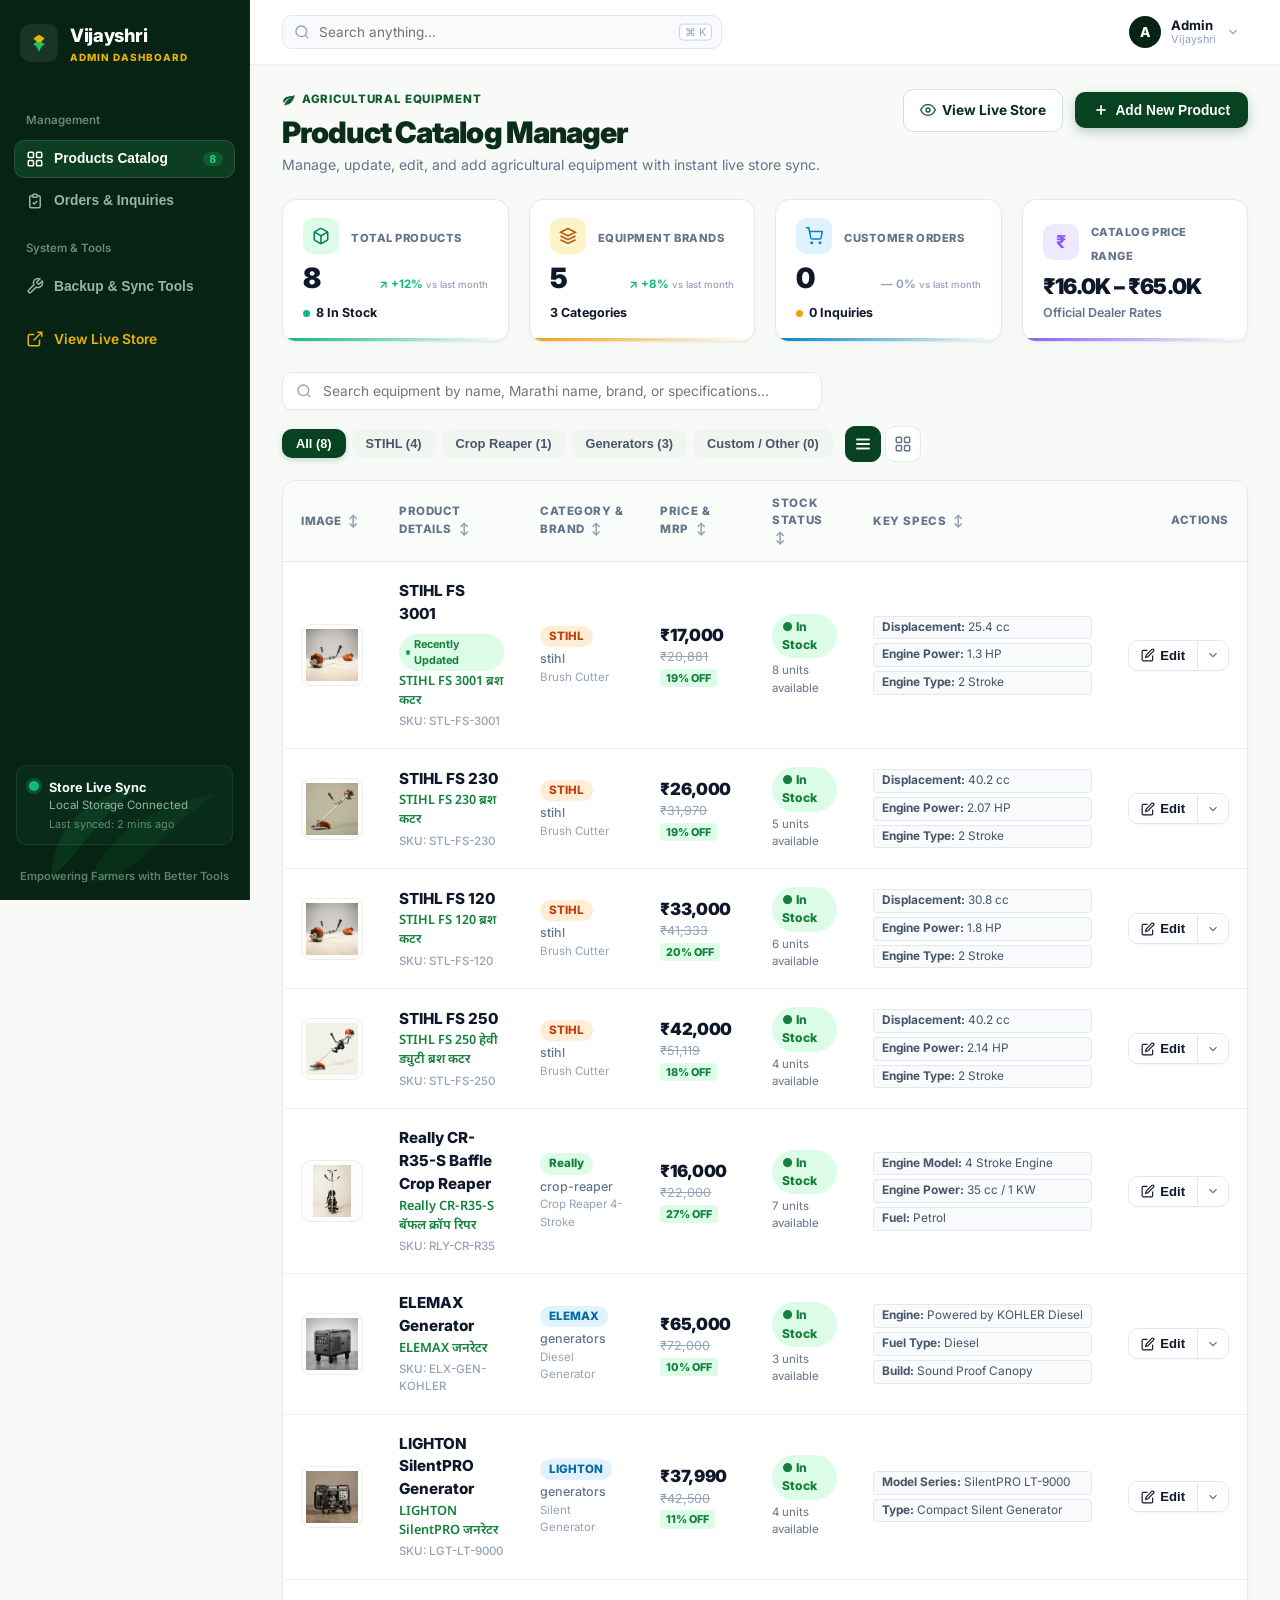
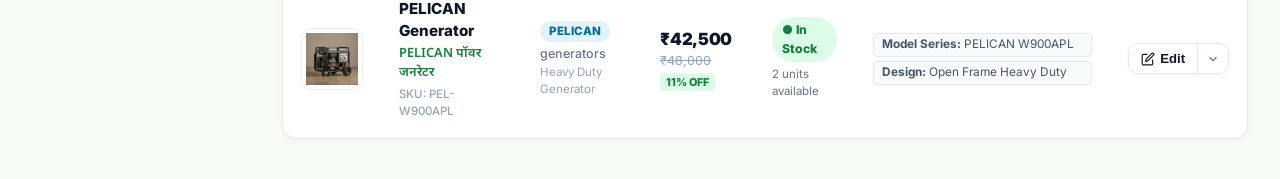
<file: admin.html>
<!DOCTYPE html>
<html lang="en">

<head>
  <meta charset="UTF-8">
  <meta name="viewport" content="width=device-width, initial-scale=1.0">
  <title>Vijayshri Admin Dashboard — Product Catalog Manager</title>
  <meta name="robots" content="noindex, nofollow">

  <!-- Google Fonts: Inter & Noto Sans Devanagari -->
  <link rel="preconnect" href="https://fonts.googleapis.com">
  <link rel="preconnect" href="https://fonts.gstatic.com" crossorigin>
  <link
    href="https://fonts.googleapis.com/css2?family=Inter:wght@400;500;600;700;800;900&family=Noto+Sans+Devanagari:wght@400;500;600;700;800&display=swap"
    rel="stylesheet">

  <!-- Admin Stylesheet -->
  <link rel="stylesheet" href="admin.css">
</head>

<body>
  <!-- App Container -->
  <div class="admin-app-layout">

    <!-- Sidebar Navigation -->
    <aside class="admin-sidebar" id="adminSidebar">
      <!-- Top Brand Logo -->
      <div class="sidebar-brand">
        <div class="brand-symbol">
          <svg viewBox="0 0 36 36" fill="none" class="brand-svg">
            <path d="M18 34C18 34 19 24 28 20C19 18 18 2 18 2C18 2 17 18 8 20C17 24 18 34 18 34Z" fill="#22C55E" />
            <path d="M27 11C23 15 19 17 18 17C17 17 13 15 9 11C13 7 17 5 18 5C19 5 23 7 27 11Z" fill="#EAB308" />
          </svg>
        </div>
        <div class="brand-text">
          <span class="brand-title">Vijayshri</span>
          <span class="brand-sub">ADMIN DASHBOARD</span>
        </div>
      </div>

      <!-- Navigation Links -->
      <nav class="sidebar-nav">
        <div class="nav-section-label">Management</div>
        <button class="nav-item active" data-tab="productsTab" id="tabBtnProducts">
          <div class="nav-item-left">
            <svg class="nav-icon" viewBox="0 0 24 24" fill="none" stroke="currentColor" stroke-width="2">
              <rect x="3" y="3" width="7" height="7" rx="1.5"></rect>
              <rect x="14" y="3" width="7" height="7" rx="1.5"></rect>
              <rect x="14" y="14" width="7" height="7" rx="1.5"></rect>
              <rect x="3" y="14" width="7" height="7" rx="1.5"></rect>
            </svg>
            <span>Products Catalog</span>
          </div>
          <span class="nav-counter bg-emerald-badge" id="sidebarProductCount">8</span>
        </button>

        <button class="nav-item" data-tab="ordersTab" id="tabBtnOrders">
          <div class="nav-item-left">
            <svg class="nav-icon" viewBox="0 0 24 24" fill="none" stroke="currentColor" stroke-width="2">
              <path d="M9 5H7a2 2 0 0 0-2 2v12a2 2 0 0 0 2 2h10a2 2 0 0 0 2-2V7a2 2 0 0 0-2-2h-2"></path>
              <rect x="9" y="3" width="6" height="4" rx="1.5"></rect>
              <path d="M9 14l2 2 4-4"></path>
            </svg>
            <span>Orders & Inquiries</span>
          </div>
          <span class="nav-counter count-orders bg-amber-badge" id="sidebarOrderCount" style="display: none;">0</span>
        </button>

        <div class="nav-section-label">System & Tools</div>
        <button class="nav-item" data-tab="toolsTab" id="tabBtnTools">
          <div class="nav-item-left">
            <svg class="nav-icon" viewBox="0 0 24 24" fill="none" stroke="currentColor" stroke-width="2">
              <path d="M14.7 6.3a1 1 0 0 0 0 1.4l1.6 1.6a1 1 0 0 0 1.4 0l3.77-3.77a6 6 0 0 1-7.94 7.94l-6.91 6.91a2.12 2.12 0 0 1-3-3l6.91-6.91a6 6 0 0 1 7.94-7.94l-3.76 3.76z"></path>
            </svg>
            <span>Backup & Sync Tools</span>
          </div>
        </button>

        <a href="index.html" class="nav-item nav-store-link" target="_blank" rel="noopener noreferrer">
          <div class="nav-item-left">
            <svg class="nav-icon" viewBox="0 0 24 24" fill="none" stroke="currentColor" stroke-width="2">
              <path d="M18 13v6a2 2 0 0 1-2 2H5a2 2 0 0 1-2-2V8a2 2 0 0 1 2-2h6"></path>
              <polyline points="15 3 21 3 21 9"></polyline>
              <line x1="10" y1="14" x2="21" y2="3"></line>
            </svg>
            <span>View Live Store</span>
          </div>
        </a>
      </nav>

      <!-- Bottom Status Card & Organic Watermark -->
      <div class="sidebar-footer">
        <div class="store-badge-card">
          <span class="status-indicator"></span>
          <div class="sync-info">
            <strong>Store Live Sync</strong>
            <span class="sync-sub">Local Storage Connected</span>
            <small class="sync-time">Last synced: 2 mins ago</small>
          </div>
        </div>

        <div class="sidebar-bottom-motto">
          <svg viewBox="0 0 120 80" fill="none" class="motto-leaves" aria-hidden="true">
            <path d="M20 70C20 40 45 25 70 20C45 35 35 60 20 70Z" fill="rgba(34, 197, 94, 0.15)" />
            <path d="M40 75C50 45 80 30 110 25C80 45 70 70 40 75Z" fill="rgba(34, 197, 94, 0.1)" />
          </svg>
          <p class="motto-text">Empowering Farmers with Better Tools</p>
        </div>
      </div>
    </aside>

    <!-- Main Content Area -->
    <div class="admin-main">

      <!-- Top Header Bar -->
      <header class="admin-header">
        <div class="header-left">
          <button class="mobile-sidebar-toggle" id="mobileSidebarToggle" aria-label="Toggle Sidebar">
            <svg viewBox="0 0 24 24" fill="none" stroke="currentColor" stroke-width="2">
              <line x1="3" y1="12" x2="21" y2="12"></line>
              <line x1="3" y1="6" x2="21" y2="6"></line>
              <line x1="3" y1="18" x2="21" y2="18"></line>
            </svg>
          </button>
          
          <div class="global-search-bar">
            <svg class="global-search-icon" viewBox="0 0 24 24" fill="none" stroke="currentColor" stroke-width="2">
              <circle cx="11" cy="11" r="8"></circle>
              <line x1="21" y1="21" x2="16.65" y2="16.65"></line>
            </svg>
            <input type="text" id="globalSearchInput" placeholder="Search anything..." class="global-search-input">
            <kbd class="shortcut-badge">⌘ K</kbd>
          </div>
        </div>

        <div class="header-right">
          <!-- User Profile Dropdown -->
          <div class="admin-user-profile">
            <div class="user-avatar-circle">A</div>
            <div class="user-info-text">
              <span class="user-name">Admin</span>
              <span class="user-role">Vijayshri</span>
            </div>
            <svg class="dropdown-chevron" viewBox="0 0 24 24" fill="none" stroke="currentColor" stroke-width="2">
              <polyline points="6 9 12 15 18 9"></polyline>
            </svg>
          </div>
        </div>
      </header>

      <!-- Banner / Page Header Hero Area -->
      <section class="admin-banner-hero">
        <div class="banner-content-left">
          <div class="banner-tag">
            <svg viewBox="0 0 24 24" fill="currentColor" class="tag-leaf-icon">
              <path d="M17 8C8 10 5.9 16.17 3.82 21.34L5.71 22l1-2.3A4.49 4.49 0 0 0 8 20C19 20 22 3 22 3c-1 2-8 2.25-13 3.25S2 11.5 2 13.5s1.75 3.75 1.75 3.75C7 8 17 8 17 8z"/>
            </svg>
            <span>AGRICULTURAL EQUIPMENT</span>
          </div>
          <h1 class="banner-title" id="pageHeaderTitle">Product Catalog Manager</h1>
          <p class="banner-sub">Manage, update, edit, and add agricultural equipment with instant live store sync.</p>
        </div>

        <div class="banner-content-right">
          <div class="banner-actions">
            <a href="index.html" class="btn-live-store-outline" target="_blank" rel="noopener noreferrer">
              <svg viewBox="0 0 24 24" fill="none" stroke="currentColor" stroke-width="2">
                <path d="M1 12s4-8 11-8 11 8 11 8-4 8-11 8-11-8-11-8z"></path>
                <circle cx="12" cy="12" r="3"></circle>
              </svg>
              <span>View Live Store</span>
            </a>
            
            <button class="btn-add-product-solid" id="headerAddProductBtn" onclick="openAddProductModal()">
              <svg viewBox="0 0 24 24" fill="none" stroke="currentColor" stroke-width="2.5">
                <line x1="12" y1="5" x2="12" y2="19"></line>
                <line x1="5" y1="12" x2="19" y2="12"></line>
              </svg>
              <span>Add New Product</span>
            </button>
          </div>
        </div>
      </section>

      <!-- Dashboard 4-Metric Cards Grid -->
      <section class="admin-metrics-row">
        
        <!-- Metric 1: Total Products -->
        <div class="metric-card card-emerald-accent">
          <div class="metric-top-row">
            <div class="metric-icon-box bg-emerald">
              <svg viewBox="0 0 24 24" fill="none" stroke="currentColor" stroke-width="2">
                <path d="M21 16V8a2 2 0 0 0-1-1.73l-7-4a2 2 0 0 0-2 0l-7 4A2 2 0 0 0 3 8v8a2 2 0 0 0 1 1.73l7 4a2 2 0 0 0 2 0l7-4A2 2 0 0 0 21 16z"></path>
                <polyline points="3.27 6.96 12 12.01 20.73 6.96"></polyline>
                <line x1="12" y1="22.08" x2="12" y2="12"></line>
              </svg>
            </div>
            <div class="metric-title-group">
              <span class="metric-label">TOTAL PRODUCTS</span>
            </div>
          </div>
          <div class="metric-middle-row">
            <strong class="metric-value" id="metricTotalProducts">8</strong>
            <span class="metric-trend text-positive">↗ +12% <small>vs last month</small></span>
          </div>
          <div class="metric-bottom-row">
            <span class="metric-status-dot dot-green"></span>
            <span class="metric-status-text" id="metricInStockCount">8 In Stock</span>
          </div>
          <div class="card-wave-accent wave-emerald"></div>
        </div>

        <!-- Metric 2: Equipment Brands -->
        <div class="metric-card card-amber-accent">
          <div class="metric-top-row">
            <div class="metric-icon-box bg-amber">
              <svg viewBox="0 0 24 24" fill="none" stroke="currentColor" stroke-width="2">
                <polygon points="12 2 2 7 12 12 22 7 12 2"></polygon>
                <polyline points="2 17 12 22 22 17"></polyline>
                <polyline points="2 12 12 17 22 12"></polyline>
              </svg>
            </div>
            <div class="metric-title-group">
              <span class="metric-label">EQUIPMENT BRANDS</span>
            </div>
          </div>
          <div class="metric-middle-row">
            <strong class="metric-value" id="metricTotalBrands">5</strong>
            <span class="metric-trend text-positive">↗ +8% <small>vs last month</small></span>
          </div>
          <div class="metric-bottom-row">
            <span class="metric-status-text" id="metricCategoriesCount">3 Categories</span>
          </div>
          <div class="card-wave-accent wave-amber"></div>
        </div>

        <!-- Metric 3: Customer Orders -->
        <div class="metric-card card-blue-accent">
          <div class="metric-top-row">
            <div class="metric-icon-box bg-blue">
              <svg viewBox="0 0 24 24" fill="none" stroke="currentColor" stroke-width="2">
                <circle cx="9" cy="21" r="1"></circle>
                <circle cx="20" cy="21" r="1"></circle>
                <path d="M1 1h4l2.68 13.39a2 2 0 0 0 2 1.61h9.72a2 2 0 0 0 2-1.61L23 6H6"></path>
              </svg>
            </div>
            <div class="metric-title-group">
              <span class="metric-label">CUSTOMER ORDERS</span>
            </div>
          </div>
          <div class="metric-middle-row">
            <strong class="metric-value" id="metricTotalOrders">0</strong>
            <span class="metric-trend text-neutral">— 0% <small>vs last month</small></span>
          </div>
          <div class="metric-bottom-row">
            <span class="metric-status-dot dot-amber"></span>
            <span class="metric-status-text" id="metricPendingOrders">0 Inquiries</span>
          </div>
          <div class="card-wave-accent wave-blue"></div>
        </div>

        <!-- Metric 4: Catalog Price Range -->
        <div class="metric-card card-purple-accent">
          <div class="metric-top-row">
            <div class="metric-icon-box bg-purple">
              <span class="rupee-icon">₹</span>
            </div>
            <div class="metric-title-group">
              <span class="metric-label">CATALOG PRICE RANGE</span>
            </div>
          </div>
          <div class="metric-middle-row">
            <strong class="metric-value price-range-val" id="metricPriceRange">₹15.9K – ₹65.0K</strong>
          </div>
          <div class="metric-bottom-row">
            <span class="metric-status-text text-muted">Official Dealer Rates</span>
          </div>
          <div class="card-wave-accent wave-purple"></div>
        </div>

      </section>

      <!-- TAB 1: Products Catalog -->
      <section class="admin-tab-content active" id="productsTab">
        
        <!-- Search, Filter & View Controls -->
        <div class="catalog-control-panel">
          <div class="search-box-wrap">
            <svg class="search-icon" viewBox="0 0 24 24" fill="none" stroke="currentColor" stroke-width="2">
              <circle cx="11" cy="11" r="8"></circle>
              <line x1="21" y1="21" x2="16.65" y2="16.65"></line>
            </svg>
            <input type="text" id="adminSearchInput" class="admin-search-input" placeholder="Search equipment by name, Marathi name, brand, or specifications...">
            <button class="search-clear-btn" id="adminSearchClear" style="display: none;">&times;</button>
          </div>

          <div class="filter-controls-cluster">
            <!-- Category Pills -->
            <div class="category-pills-row" id="adminCategoryPills">
              <button class="cat-pill active" data-filter="all">All (<span id="catCountAll">8</span>)</button>
              <button class="cat-pill" data-filter="stihl">STIHL (<span id="catCountStihl">4</span>)</button>
              <button class="cat-pill" data-filter="crop-reaper">Crop Reaper (<span id="catCountReaper">1</span>)</button>
              <button class="cat-pill" data-filter="generators">Generators (<span id="catCountGenerators">3</span>)</button>
              <button class="cat-pill" data-filter="other">Custom / Other (<span id="catCountOther">0</span>)</button>
            </div>

            <!-- View Switcher -->
            <div class="view-switch-btns">
              <button class="view-btn active" id="tableViewBtn" title="Table View">
                <svg viewBox="0 0 24 24" fill="none" stroke="currentColor" stroke-width="2.5">
                  <line x1="3" y1="6" x2="21" y2="6"></line>
                  <line x1="3" y1="12" x2="21" y2="12"></line>
                  <line x1="3" y1="18" x2="21" y2="18"></line>
                </svg>
              </button>
              <button class="view-btn" id="gridViewBtn" title="Card Grid View">
                <svg viewBox="0 0 24 24" fill="none" stroke="currentColor" stroke-width="2">
                  <rect x="3" y="3" width="7" height="7" rx="1.5"></rect>
                  <rect x="14" y="3" width="7" height="7" rx="1.5"></rect>
                  <rect x="14" y="14" width="7" height="7" rx="1.5"></rect>
                  <rect x="3" y="14" width="7" height="7" rx="1.5"></rect>
                </svg>
              </button>
            </div>
          </div>
        </div>

        <!-- Table View Container -->
        <div class="admin-table-card" id="adminTableContainer">
          <div class="table-responsive">
            <table class="admin-data-table">
              <thead>
                <tr>
                  <th style="width: 80px;">IMAGE <span class="sort-indicator">↕</span></th>
                  <th>PRODUCT DETAILS <span class="sort-indicator">↕</span></th>
                  <th>CATEGORY & BRAND <span class="sort-indicator">↕</span></th>
                  <th>PRICE & MRP <span class="sort-indicator">↕</span></th>
                  <th>STOCK STATUS <span class="sort-indicator">↕</span></th>
                  <th>KEY SPECS <span class="sort-indicator">↕</span></th>
                  <th style="width: 130px; text-align: right;">ACTIONS</th>
                </tr>
              </thead>
              <tbody id="adminProductsTableBody">
                <!-- Injected dynamically by admin.js -->
              </tbody>
            </table>
          </div>

          <!-- Empty State -->
          <div class="admin-empty-state" id="adminProductsEmpty" style="display: none;">
            <div class="empty-icon">🔍</div>
            <h3>No Products Found</h3>
            <p>No agricultural equipment matches your search or filter.</p>
            <button class="btn-action-outline" onclick="resetAdminSearch()">Reset Search</button>
          </div>
        </div>

        <!-- Grid View Container -->
        <div class="admin-cards-grid" id="adminGridContainer" style="display: none;">
          <!-- Injected dynamically by admin.js -->
        </div>

      </section>

      <!-- TAB 2: Orders & Customer Inquiries -->
      <section class="admin-tab-content" id="ordersTab">
        
        <!-- Orders Banner Hero -->
        <div class="admin-banner-hero orders-banner-hero">
          <div class="banner-content-left">
            <div class="banner-tag orders-tag">
              <span class="orders-tag-dot"></span>
              <span>ORDERS & INQUIRIES</span>
            </div>
            <h1 class="banner-title">Customer Inquiries & Checkout Orders</h1>
            <p class="banner-sub">Orders and machinery inquiries submitted through the storefront with 1-click WhatsApp customer contact.</p>
          </div>

          <div class="banner-content-right">
            <div class="refresh-action-wrap">
              <button class="btn-refresh-orders" onclick="loadAdminOrders()">
                <svg viewBox="0 0 24 24" fill="none" stroke="currentColor" stroke-width="2">
                  <path d="M23 4v6h-6"></path>
                  <path d="M1 20v-6h6"></path>
                  <path d="M3.51 9a9 9 0 0 1 14.85-3.36L23 10M1 14l4.64 4.36A9 9 0 0 0 20.49 15"></path>
                </svg>
                <span>Refresh Orders</span>
              </button>
            </div>
          </div>
        </div>

        <!-- Orders 4-Metric Cards Grid -->
        <div class="admin-metrics-row orders-metrics-row">
          
          <!-- Card 1: Total Orders -->
          <div class="metric-card card-emerald-accent">
            <div class="metric-top-row">
              <div class="metric-icon-box bg-emerald">
                <svg viewBox="0 0 24 24" fill="none" stroke="currentColor" stroke-width="2">
                  <circle cx="9" cy="21" r="1"></circle>
                  <circle cx="20" cy="21" r="1"></circle>
                  <path d="M1 1h4l2.68 13.39a2 2 0 0 0 2 1.61h9.72a2 2 0 0 0 2-1.61L23 6H6"></path>
                </svg>
              </div>
              <div class="metric-title-group">
                <span class="metric-label">TOTAL ORDERS</span>
              </div>
            </div>
            <div class="metric-middle-row">
              <strong class="metric-value" id="metricOrdersTotal">0</strong>
            </div>
            <div class="metric-bottom-row">
              <span class="metric-status-text text-muted" id="metricOrdersSub">No orders yet</span>
            </div>
            <div class="card-wave-accent wave-emerald"></div>
          </div>

          <!-- Card 2: Customer Inquiries -->
          <div class="metric-card card-blue-accent">
            <div class="metric-top-row">
              <div class="metric-icon-box bg-blue">
                <svg viewBox="0 0 24 24" fill="none" stroke="currentColor" stroke-width="2">
                  <path d="M21 11.5a8.38 8.38 0 0 1-.9 3.8 8.5 8.5 0 0 1-7.6 4.7 8.38 8.38 0 0 1-3.8-.9L3 21l1.9-5.7a8.38 8.38 0 0 1-.9-3.8 8.5 8.5 0 0 1 4.7-7.6 8.38 8.38 0 0 1 3.8-.9h.5a8.48 8.48 0 0 1 8 8v.5z"></path>
                </svg>
              </div>
              <div class="metric-title-group">
                <span class="metric-label">CUSTOMER INQUIRIES</span>
              </div>
            </div>
            <div class="metric-middle-row">
              <strong class="metric-value" id="metricInquiriesTotal">0</strong>
            </div>
            <div class="metric-bottom-row">
              <span class="metric-status-text text-muted" id="metricInquiriesSub">No inquiries yet</span>
            </div>
            <div class="card-wave-accent wave-blue"></div>
          </div>

          <!-- Card 3: Total Revenue -->
          <div class="metric-card card-amber-accent">
            <div class="metric-top-row">
              <div class="metric-icon-box bg-amber">
                <span class="rupee-icon">₹</span>
              </div>
              <div class="metric-title-group">
                <span class="metric-label">TOTAL REVENUE</span>
              </div>
            </div>
            <div class="metric-middle-row">
              <strong class="metric-value" id="metricRevenueTotal">₹0</strong>
            </div>
            <div class="metric-bottom-row">
              <span class="metric-status-text text-muted">From completed orders</span>
            </div>
            <div class="card-wave-accent wave-amber"></div>
          </div>

          <!-- Card 4: New Customers -->
          <div class="metric-card card-purple-accent">
            <div class="metric-top-row">
              <div class="metric-icon-box bg-purple">
                <svg viewBox="0 0 24 24" fill="none" stroke="currentColor" stroke-width="2">
                  <path d="M17 21v-2a4 4 0 0 0-4-4H5a4 4 0 0 0-4 4v2"></path>
                  <circle cx="9" cy="7" r="4"></circle>
                  <path d="M23 21v-2a4 4 0 0 0-3-3.87"></path>
                  <path d="M16 3.13a4 4 0 0 1 0 7.75"></path>
                </svg>
              </div>
              <div class="metric-title-group">
                <span class="metric-label">NEW CUSTOMERS</span>
              </div>
            </div>
            <div class="metric-middle-row">
              <strong class="metric-value" id="metricCustomersTotal">0</strong>
            </div>
            <div class="metric-bottom-row">
              <span class="metric-status-text text-muted">This month</span>
            </div>
            <div class="card-wave-accent wave-purple"></div>
          </div>

        </div>

        <!-- Orders Filter & Search Bar -->
        <div class="orders-control-panel">
          <div class="orders-status-pills" id="orderStatusFilterPills">
            <button class="order-status-pill active" data-status="all">
              <svg viewBox="0 0 24 24" fill="none" stroke="currentColor" stroke-width="2" class="pill-icon">
                <line x1="8" y1="6" x2="21" y2="6"></line>
                <line x1="8" y1="12" x2="21" y2="12"></line>
                <line x1="8" y1="18" x2="21" y2="18"></line>
                <line x1="3" y1="6" x2="3.01" y2="6"></line>
                <line x1="3" y1="12" x2="3.01" y2="12"></line>
                <line x1="3" y1="18" x2="3.01" y2="18"></line>
              </svg>
              <span>All Orders</span> <span class="pill-badge" id="countOrdersAll">0</span>
            </button>
            <button class="order-status-pill" data-status="inquiry">
              <svg viewBox="0 0 24 24" fill="none" stroke="currentColor" stroke-width="2" class="pill-icon">
                <path d="M21 11.5a8.38 8.38 0 0 1-.9 3.8 8.5 8.5 0 0 1-7.6 4.7 8.38 8.38 0 0 1-3.8-.9L3 21l1.9-5.7a8.38 8.38 0 0 1-.9-3.8 8.5 8.5 0 0 1 4.7-7.6 8.38 8.38 0 0 1 3.8-.9h.5a8.48 8.48 0 0 1 8 8v.5z"></path>
              </svg>
              <span>New Inquiries</span> <span class="pill-badge" id="countOrdersInquiry">0</span>
            </button>
            <button class="order-status-pill" data-status="processing">
              <svg viewBox="0 0 24 24" fill="none" stroke="currentColor" stroke-width="2" class="pill-icon">
                <circle cx="12" cy="12" r="10"></circle>
                <polyline points="12 6 12 12 16 14"></polyline>
              </svg>
              <span>Processing</span> <span class="pill-badge" id="countOrdersProcessing">0</span>
            </button>
            <button class="order-status-pill" data-status="completed">
              <svg viewBox="0 0 24 24" fill="none" stroke="currentColor" stroke-width="2" class="pill-icon">
                <path d="M22 11.08V12a10 10 0 1 1-5.93-9.14"></path>
                <polyline points="22 4 12 14.01 9 11.01"></polyline>
              </svg>
              <span>Completed</span> <span class="pill-badge" id="countOrdersCompleted">0</span>
            </button>
            <button class="order-status-pill" data-status="cancelled">
              <svg viewBox="0 0 24 24" fill="none" stroke="currentColor" stroke-width="2" class="pill-icon">
                <circle cx="12" cy="12" r="10"></circle>
                <line x1="15" y1="9" x2="9" y2="15"></line>
                <line x1="9" y1="9" x2="15" y2="15"></line>
              </svg>
              <span>Cancelled</span> <span class="pill-badge" id="countOrdersCancelled">0</span>
            </button>
          </div>

          <div class="orders-search-filter-cluster">
            <div class="orders-search-wrap">
              <svg class="search-icon" viewBox="0 0 24 24" fill="none" stroke="currentColor" stroke-width="2">
                <circle cx="11" cy="11" r="8"></circle>
                <line x1="21" y1="21" x2="16.65" y2="16.65"></line>
              </svg>
              <input type="text" id="ordersSearchInput" class="orders-search-input" placeholder="Search by Order ID, customer name, phone, or location...">
              <button class="orders-search-clear" id="ordersSearchClear" style="display: none;" onclick="clearOrdersSearch()" title="Clear search">&times;</button>
            </div>

            <div class="orders-filter-dropdown-wrapper">
              <button class="btn-orders-filter" id="ordersFilterBtn" onclick="toggleOrdersFilterMenu(event)">
                <svg viewBox="0 0 24 24" fill="none" stroke="currentColor" stroke-width="2">
                  <polygon points="22 3 2 3 10 12.46 10 19 14 21 14 12.46 22 3"></polygon>
                </svg>
                <span>Filter</span>
                <span class="active-filter-indicator" id="activeFilterBadge" style="display: none;">•</span>
                <svg class="chevron-sm" viewBox="0 0 24 24" fill="none" stroke="currentColor" stroke-width="2">
                  <polyline points="6 9 12 15 18 9"></polyline>
                </svg>
              </button>

              <!-- Filter Dropdown Panel -->
              <div class="orders-filter-popover" id="ordersFilterPopover" style="display: none;">
                <div class="filter-popover-header">
                  <strong>Filter Orders</strong>
                  <button type="button" class="btn-reset-filters" onclick="resetOrdersFilter()">Reset</button>
                </div>
                <div class="filter-popover-body">
                  <div class="filter-field-group">
                    <label class="filter-field-label">Payment Mode</label>
                    <select id="filterPaymentMode" class="filter-select-input" onchange="applyOrdersFilters()">
                      <option value="all">All Payment Methods</option>
                      <option value="cash">Pay on Confirmation / Cash</option>
                      <option value="online">Online / UPI</option>
                    </select>
                  </div>
                  <div class="filter-field-group">
                    <label class="filter-field-label">Date Range</label>
                    <select id="filterDateRange" class="filter-select-input" onchange="applyOrdersFilters()">
                      <option value="all">All Time</option>
                      <option value="today">Today</option>
                      <option value="week">Past 7 Days</option>
                      <option value="month">This Month</option>
                    </select>
                  </div>
                </div>
              </div>
            </div>
          </div>
        </div>

        <!-- Bulk Selection Action Bar -->
        <div class="orders-bulk-bar" id="ordersBulkBar" style="display: none;">
          <div class="bulk-bar-info">
            <span class="bulk-select-icon">✓</span>
            <strong id="ordersBulkCount">1 order selected</strong>
          </div>
          <div class="bulk-bar-actions">
            <button class="btn-bulk-action" onclick="bulkUpdateOrderStatus('Processing')">
              <svg viewBox="0 0 24 24" fill="none" stroke="currentColor" stroke-width="2" style="width:14px;height:14px;">
                <circle cx="12" cy="12" r="10"></circle>
                <polyline points="12 6 12 12 16 14"></polyline>
              </svg>
              <span>Mark Processing</span>
            </button>
            <button class="btn-bulk-action" onclick="bulkUpdateOrderStatus('Completed')">
              <svg viewBox="0 0 24 24" fill="none" stroke="currentColor" stroke-width="2" style="width:14px;height:14px;">
                <path d="M22 11.08V12a10 10 0 1 1-5.93-9.14"></path>
                <polyline points="22 4 12 14.01 9 11.01"></polyline>
              </svg>
              <span>Mark Completed</span>
            </button>
            <button class="btn-bulk-action" onclick="bulkExportOrdersCSV()">
              <svg viewBox="0 0 24 24" fill="none" stroke="currentColor" stroke-width="2" style="width:14px;height:14px;">
                <path d="M21 15v4a2 2 0 0 1-2 2H5a2 2 0 0 1-2-2v-4"></path>
                <polyline points="7 10 12 15 17 10"></polyline>
                <line x1="12" y1="15" x2="12" y2="3"></line>
              </svg>
              <span>Export CSV</span>
            </button>
            <button class="btn-bulk-action btn-bulk-danger" onclick="bulkDeleteOrders()">
              <svg viewBox="0 0 24 24" fill="none" stroke="currentColor" stroke-width="2" style="width:14px;height:14px;">
                <polyline points="3 6 5 6 21 6"></polyline>
                <path d="M19 6v14a2 2 0 0 1-2 2H7a2 2 0 0 1-2-2V6m3 0V4a2 2 0 0 1 2-2h4a2 2 0 0 1 2 2v2"></path>
              </svg>
              <span>Delete</span>
            </button>
            <button class="btn-bulk-cancel" onclick="deselectAllOrders()">Deselect</button>
          </div>
        </div>

        <!-- Orders Table Card Container -->
        <div class="admin-table-card">
          <div class="table-responsive">
            <table class="admin-data-table orders-data-table">
              <thead>
                <tr>
                  <th class="th-checkbox">
                    <input type="checkbox" id="selectAllOrdersCheckbox" class="admin-checkbox" onchange="toggleSelectAllOrders(this)" aria-label="Select all orders">
                  </th>
                  <th class="sortable-header" onclick="handleOrderSort('orderId')">
                    <span>ORDER ID</span> <span class="sort-indicator" id="sort-orderId">↕</span>
                  </th>
                  <th class="sortable-header" onclick="handleOrderSort('customer')">
                    <span>CUSTOMER & PHONE</span> <span class="sort-indicator" id="sort-customer">↕</span>
                  </th>
                  <th class="sortable-header" onclick="handleOrderSort('location')">
                    <span>VILLAGE / LOCATION</span> <span class="sort-indicator" id="sort-location">↕</span>
                  </th>
                  <th>ITEMS ORDERED</th>
                  <th class="sortable-header" onclick="handleOrderSort('amount')">
                    <span>TOTAL AMOUNT</span> <span class="sort-indicator" id="sort-amount">↕</span>
                  </th>
                  <th class="sortable-header" onclick="handleOrderSort('payment')">
                    <span>PAYMENT MODE</span> <span class="sort-indicator" id="sort-payment">↕</span>
                  </th>
                  <th class="sortable-header" onclick="handleOrderSort('status')">
                    <span>STATUS</span> <span class="sort-indicator" id="sort-status">↕</span>
                  </th>
                  <th class="th-actions">QUICK ACTIONS</th>
                </tr>
              </thead>
              <tbody id="adminOrdersTableBody">
                <!-- Injected dynamically by admin.js -->
              </tbody>
            </table>
          </div>

          <!-- Orders Empty State (Matching reference illustration) -->
          <div class="admin-empty-state orders-empty-box" id="adminOrdersEmpty" style="display: none;">
            <div class="empty-box-illustration">
              <div class="box-rays">✨</div>
              <div class="box-emoji">📦</div>
              <div class="box-leaves">🍃</div>
            </div>
            <h3 class="empty-state-title">No Customer Orders Yet</h3>
            <p class="empty-state-desc">When farmers and customers place checkout orders or requests on the website, they will appear here automatically.</p>
            <button class="btn-action-primary btn-empty-refresh" onclick="loadAdminOrders()">
              <svg viewBox="0 0 24 24" fill="none" stroke="currentColor" stroke-width="2">
                <path d="M23 4v6h-6"></path>
                <path d="M1 20v-6h6"></path>
                <path d="M3.51 9a9 9 0 0 1 14.85-3.36L23 10M1 14l4.64 4.36A9 9 0 0 0 20.49 15"></path>
              </svg>
              <span>Refresh Orders</span>
            </button>
          </div>
        </div>
      </section>

      <!-- TAB 3: Backup, Sync & Settings -->
      <section class="admin-tab-content" id="toolsTab">
        <div class="tools-grid">
          
          <!-- Card 1: Catalog Export & Import -->
          <div class="tool-card">
            <div class="tool-card-header">
              <div class="tool-icon bg-blue">💾</div>
              <div>
                <h3>Catalog Backup & Transfer</h3>
                <p>Download full product catalog JSON or import updated inventory.</p>
              </div>
            </div>
            <div class="tool-card-body">
              <p class="tool-desc">
                Export your current catalog as a JSON file for backup. You can import this file on any computer or browser to instantly restore all products.
              </p>
              <div class="tool-actions-row">
                <button class="btn-action-primary" onclick="exportCatalogJSON()">
                  <svg viewBox="0 0 24 24" fill="none" stroke="currentColor" stroke-width="2">
                    <path d="M21 15v4a2 2 0 0 1-2 2H5a2 2 0 0 1-2-2v-4"></path>
                    <polyline points="7 10 12 15 17 10"></polyline>
                    <line x1="12" y1="15" x2="12" y2="3"></line>
                  </svg>
                  <span>Export Catalog (.JSON)</span>
                </button>

                <label class="btn-action-outline file-upload-label">
                  <svg viewBox="0 0 24 24" fill="none" stroke="currentColor" stroke-width="2">
                    <path d="M21 15v4a2 2 0 0 1-2 2H5a2 2 0 0 1-2-2v-4"></path>
                    <polyline points="17 8 12 3 7 8"></polyline>
                    <line x1="12" y1="3" x2="12" y2="15"></line>
                  </svg>
                  <span>Import Catalog (.JSON)</span>
                  <input type="file" id="importJsonInput" accept=".json" onchange="handleImportJSON(event)" style="display: none;">
                </label>
              </div>
            </div>
          </div>

          <!-- Card 2: Factory Reset -->
          <div class="tool-card border-warning">
            <div class="tool-card-header">
              <div class="tool-icon bg-amber">⚡</div>
              <div>
                <h3>Reset to Factory Catalog</h3>
                <p>Restore the original 8 authentic products (STIHL, Really, Generators).</p>
              </div>
            </div>
            <div class="tool-card-body">
              <p class="tool-desc">
                Use this to reset any custom changes or test edits back to the factory-seeded catalog.
              </p>
              <button class="btn-action-danger" onclick="confirmResetCatalog()">
                <svg viewBox="0 0 24 24" fill="none" stroke="currentColor" stroke-width="2">
                  <polyline points="1 4 1 10 7 10"></polyline>
                  <path d="M3.51 15a9 9 0 1 0 2.13-9.36L1 10"></path>
                </svg>
                <span>Reset to Factory Default</span>
              </button>
            </div>
          </div>

        </div>
      </section>

    </div>
  </div>

  <!-- ================= PRODUCT EDIT / ADD MODAL ================= -->
  <div class="admin-modal-backdrop" id="productModalBackdrop" aria-hidden="true">
    <div class="admin-modal-card product-edit-modal-card">
      
      <!-- Modal Top Header -->
      <div class="admin-modal-header product-modal-header">
        <div class="modal-header-brand-group">
          <div class="modal-leaf-badge">
            <svg viewBox="0 0 24 24" fill="currentColor" style="width: 18px; height: 18px;">
              <path d="M17 8C8 10 5.9 16.17 3.82 21.34L5.71 22l1-2.3A4.49 4.49 0 0 0 8 20C19 20 22 3 22 3c-1 2-8 2.25-13 3.25S2 11.5 2 13.5s1.75 3.75 1.75 3.75C7 8 17 8 17 8z"/>
            </svg>
          </div>
          <div>
            <h2 class="modal-heading" id="productModalTitle">Edit Product</h2>
            <p class="modal-sub">Update product details, specifications, pricing, and images. Changes will be reflected on the live store.</p>
          </div>
        </div>
        <div class="modal-header-actions">
          <span class="product-modal-store-status" id="modalLiveStatusBadge">● Live on Store</span>
          <button type="button" class="modal-close-btn" onclick="closeProductModal()" aria-label="Close modal">&times;</button>
        </div>
      </div>

      <!-- Top Product Summary Banner Bar -->
      <div class="modal-prod-summary-banner" id="modalProdSummaryBanner">
        <div class="summary-left-group">
          <div class="summary-thumb-box">
            <img id="summaryProdImg" src="assets/generated-products/stihl-fs3001-card.webp" alt="Product Thumbnail">
          </div>
          <div class="summary-details">
            <h3 class="summary-prod-title" id="summaryProdTitle">STIHL FS 3001</h3>
            <div class="summary-meta-row">
              <span class="summary-brand-tag" id="summaryBrandTag">
                <svg viewBox="0 0 24 24" fill="none" stroke="currentColor" stroke-width="2" class="meta-icon">
                  <path d="M21 16V8a2 2 0 0 0-1-1.73l-7-4a2 2 0 0 0-2 0l-7 4A2 2 0 0 0 3 8v8a2 2 0 0 0 1 1.73l7 4a2 2 0 0 0 2 0l7-4A2 2 0 0 0 21 16z"></path>
                </svg>
                STIHL | Brush Cutter
              </span>
              <span class="summary-stock-pill" id="summaryStockTag">● In Stock</span>
            </div>
            <div class="summary-sku-text" id="summarySkuText">SKU: STL-FS-3001</div>
          </div>
        </div>
        <div class="summary-right-actions">
          <a href="index.html" target="_blank" rel="noopener noreferrer" class="btn-summary-view-store" id="summaryViewStoreBtn">
            <span>View on Store</span>
            <svg viewBox="0 0 24 24" fill="none" stroke="currentColor" stroke-width="2">
              <path d="M18 13v6a2 2 0 0 1-2 2H5a2 2 0 0 1-2-2V8a2 2 0 0 1 2-2h6"></path>
              <polyline points="15 3 21 3 21 9"></polyline>
              <line x1="10" y1="14" x2="21" y2="3"></line>
            </svg>
          </a>
        </div>
      </div>

      <!-- Main Form with 2-Column Split Layout -->
      <form id="productForm" onsubmit="handleProductFormSubmit(event)">
        <input type="hidden" id="editProductId" value="">

        <div class="modal-split-layout">
          
          <!-- Left Sidebar Navigation -->
          <aside class="modal-nav-sidebar">
            <div class="modal-nav-list">
              <button type="button" class="modal-nav-item active" data-section="sectionBasic">
                <svg viewBox="0 0 24 24" fill="none" stroke="currentColor" stroke-width="2">
                  <path d="M14 2H6a2 2 0 0 0-2 2v16a2 2 0 0 0 2 2h12a2 2 0 0 0 2-2V8z"></path>
                  <polyline points="14 2 14 8 20 8"></polyline>
                  <line x1="16" y1="13" x2="8" y2="13"></line>
                  <line x1="16" y1="17" x2="8" y2="17"></line>
                  <polyline points="10 9 9 9 8 9"></polyline>
                </svg>
                <span>Basic Details</span>
              </button>

              <button type="button" class="modal-nav-item" data-section="sectionPricing">
                <svg viewBox="0 0 24 24" fill="none" stroke="currentColor" stroke-width="2">
                  <path d="M20.59 13.41l-7.17 7.17a2 2 0 0 1-2.83 0L2 12V2h10l8.59 8.59a2 2 0 0 1 0 2.82z"></path>
                  <line x1="7" y1="7" x2="7.01" y2="7"></line>
                </svg>
                <span>Pricing & Offers</span>
              </button>

              <button type="button" class="modal-nav-item" data-section="sectionMedia">
                <svg viewBox="0 0 24 24" fill="none" stroke="currentColor" stroke-width="2">
                  <rect x="3" y="3" width="18" height="18" rx="2" ry="2"></rect>
                  <circle cx="8.5" cy="8.5" r="1.5"></circle>
                  <polyline points="21 15 16 10 5 21"></polyline>
                </svg>
                <span>Images & Media</span>
              </button>

              <button type="button" class="modal-nav-item" data-section="sectionSpecs">
                <svg viewBox="0 0 24 24" fill="none" stroke="currentColor" stroke-width="2">
                  <circle cx="12" cy="12" r="3"></circle>
                  <path d="M19.4 15a1.65 1.65 0 0 0 .33 1.82l.06.06a2 2 0 0 1 0 2.83 2 2 0 0 1-2.83 0l-.06-.06a1.65 1.65 0 0 0-1.82-.33 1.65 1.65 0 0 0-1 1.51V21a2 2 0 0 1-2 2 2 2 0 0 1-2-2v-.09A1.65 1.65 0 0 0 9 19.4a1.65 1.65 0 0 0-1.82.33l-.06.06a2 2 0 0 1-2.83 0 2 2 0 0 1 0-2.83l.06-.06a1.65 1.65 0 0 0 .33-1.82 1.65 1.65 0 0 0-1.51-1H3a2 2 0 0 1-2-2 2 2 0 0 1 2-2h.09A1.65 1.65 0 0 0 4.6 9a1.65 1.65 0 0 0-.33-1.82l-.06-.06a2 2 0 0 1 0-2.83 2 2 0 0 1 2.83 0l.06.06a1.65 1.65 0 0 0 1.82.33H9a1.65 1.65 0 0 0 1-1.51V3a2 2 0 0 1 2-2 2 2 0 0 1 2 2v.09a1.65 1.65 0 0 0 1 1.51 1.65 1.65 0 0 0 1.82-.33l.06-.06a2 2 0 0 1 2.83 0 2 2 0 0 1 0 2.83l-.06.06a1.65 1.65 0 0 0-.33 1.82V9a1.65 1.65 0 0 0 1.51 1H21a2 2 0 0 1 2 2 2 2 0 0 1-2 2h-.09a1.65 1.65 0 0 0-1.51 1z"></path>
                </svg>
                <span>Technical Specs</span>
              </button>

              <button type="button" class="modal-nav-item" data-section="sectionFeatures">
                <svg viewBox="0 0 24 24" fill="none" stroke="currentColor" stroke-width="2">
                  <line x1="8" y1="6" x2="21" y2="6"></line>
                  <line x1="8" y1="12" x2="21" y2="12"></line>
                  <line x1="8" y1="18" x2="21" y2="18"></line>
                  <line x1="3" y1="6" x2="3.01" y2="6"></line>
                  <line x1="3" y1="12" x2="3.01" y2="12"></line>
                  <line x1="3" y1="18" x2="3.01" y2="18"></line>
                </svg>
                <span>Features & Applications</span>
              </button>

              <button type="button" class="modal-nav-item" onclick="triggerProductPreviewFromModal()">
                <svg viewBox="0 0 24 24" fill="none" stroke="currentColor" stroke-width="2">
                  <path d="M1 12s4-8 11-8 11 8 11 8-4 8-11 8-11-8-11-8z"></path>
                  <circle cx="12" cy="12" r="3"></circle>
                </svg>
                <span>Preview</span>
              </button>
            </div>

            <!-- Pro Tip Box -->
            <div class="modal-pro-tip-box">
              <div class="pro-tip-header">
                <svg viewBox="0 0 24 24" fill="currentColor" class="pro-tip-leaf">
                  <path d="M17 8C8 10 5.9 16.17 3.82 21.34L5.71 22l1-2.3A4.49 4.49 0 0 0 8 20C19 20 22 3 22 3c-1 2-8 2.25-13 3.25S2 11.5 2 13.5s1.75 3.75 1.75 3.75C7 8 17 8 17 8z"/>
                </svg>
                <strong>Pro Tip</strong>
              </div>
              <p class="pro-tip-text">Keep product information accurate and up to date for better customer trust and higher sales.</p>
            </div>
          </aside>

          <!-- Right Content Area with Scrollable Sections -->
          <div class="modal-form-content">
            
            <!-- Section 1: Basic Details & Brand -->
            <section class="modal-form-section" id="sectionBasic">
              <div class="section-badge-header">
                <span class="section-step-num">1</span>
                <div>
                  <h4 class="section-heading-text">Basic Details & Brand</h4>
                  <p class="section-sub-text">Product name, brand, category and basic information.</p>
                </div>
              </div>

              <div class="form-row-2">
                <div class="form-field">
                  <label class="field-label" for="prodName">Product Name (English) <span class="req">*</span></label>
                  <input type="text" id="prodName" class="admin-input" placeholder="e.g. STIHL FS 3001" required>
                </div>
                <div class="form-field">
                  <label class="field-label" for="prodMarathiName">Marathi Title</label>
                  <input type="text" id="prodMarathiName" class="admin-input" placeholder="e.g. STIHL FS 3001 ब्रश कटर">
                </div>
              </div>

              <div class="form-row-3">
                <div class="form-field">
                  <label class="field-label" for="prodBrand">Brand <span class="req">*</span></label>
                  <input type="text" id="prodBrand" class="admin-input" placeholder="e.g. STIHL, Really, ELEMAX" required>
                </div>

                <div class="form-field">
                  <label class="field-label" for="prodCategory">Category <span class="req">*</span></label>
                  <select id="prodCategory" class="admin-input" required>
                    <option value="stihl">STIHL Equipment</option>
                    <option value="crop-reaper">Crop Reaper</option>
                    <option value="generators">Heavy Duty Generators</option>
                    <option value="other">Agricultural Machinery</option>
                  </select>
                </div>

                <div class="form-field">
                  <label class="field-label" for="prodStock">Stock Status</label>
                  <select id="prodStock" class="admin-input">
                    <option value="In Stock">● In Stock (उपलब्ध)</option>
                    <option value="Out of Stock">● Out of Stock</option>
                    <option value="On Inquiry">● On Inquiry (चौकशीवर)</option>
                  </select>
                </div>
              </div>

              <div class="form-row-2">
                <div class="form-field">
                  <label class="field-label" for="prodSku">SKU / Model Number</label>
                  <input type="text" id="prodSku" class="admin-input" placeholder="e.g. STL-FS-3001">
                  <span class="field-hint">Unique product code for internal reference.</span>
                </div>
                <div class="form-field">
                  <label class="field-label" for="prodTagline">Tagline / Short Summary</label>
                  <input type="text" id="prodTagline" class="admin-input" placeholder="e.g. हलके वजन आणि सुलभ वापर.">
                  <span class="field-hint">A short line that appears on product cards.</span>
                </div>
              </div>
            </section>

            <!-- Section 2: Pricing & Savings -->
            <section class="modal-form-section" id="sectionPricing">
              <div class="section-badge-header">
                <span class="section-step-num">2</span>
                <div>
                  <h4 class="section-heading-text">Pricing & Savings</h4>
                  <p class="section-sub-text">Set selling price, MRP and view discount details.</p>
                </div>
              </div>

              <div class="pricing-discount-row">
                <div class="form-field pricing-input-field">
                  <label class="field-label" for="prodPrice">Selling Price (₹) <span class="req">*</span></label>
                  <input type="number" id="prodPrice" class="admin-input" placeholder="e.g. 15941" required min="0">
                  <span class="field-hint">Enter 0 if price is only available on inquiry.</span>
                </div>

                <div class="form-field pricing-input-field">
                  <label class="field-label" for="prodMrp">MRP Price (₹) <span class="req">*</span></label>
                  <input type="number" id="prodMrp" class="admin-input" placeholder="e.g. 20468" min="0">
                </div>

                <!-- Live Discount Display Card -->
                <div class="live-discount-card" id="liveDiscountCard">
                  <div class="discount-icon-box">
                    <svg viewBox="0 0 24 24" fill="none" stroke="currentColor" stroke-width="2">
                      <path d="M20.59 13.41l-7.17 7.17a2 2 0 0 1-2.83 0L2 12V2h10l8.59 8.59a2 2 0 0 1 0 2.82z"></path>
                      <line x1="7" y1="7" x2="7.01" y2="7"></line>
                    </svg>
                  </div>
                  <div class="discount-text-wrap">
                    <span class="discount-label">Discount</span>
                    <strong class="discount-value" id="liveDiscountVal">₹4,527 (22% OFF)</strong>
                  </div>
                </div>
              </div>
            </section>

            <!-- Section 3: Images & Media -->
            <section class="modal-form-section" id="sectionMedia">
              <div class="section-badge-header">
                <span class="section-step-num">3</span>
                <div>
                  <h4 class="section-heading-text">Images & Media</h4>
                  <p class="section-sub-text">Upload product images for gallery and preview.</p>
                </div>
              </div>

              <div class="images-media-grid">
                
                <!-- Primary Image Column -->
                <div class="primary-image-col">
                  <label class="field-label">Primary Image <span class="req">*</span></label>
                  
                  <div class="primary-image-wrap">
                    <div class="primary-preview-box" id="primaryImgPreviewBox">
                      <img id="primaryImgPreview" src="assets/generated-products/stihl-fs3001-card.webp" alt="Primary Preview">
                      <button type="button" class="btn-remove-primary-img" onclick="clearPrimaryImage()" title="Remove Image">&times;</button>
                    </div>

                    <label class="upload-dashed-card">
                      <svg viewBox="0 0 24 24" fill="none" stroke="currentColor" stroke-width="2">
                        <path d="M21 15v4a2 2 0 0 1-2 2H5a2 2 0 0 1-2-2v-4"></path>
                        <polyline points="17 8 12 3 7 8"></polyline>
                        <line x1="12" y1="3" x2="12" y2="15"></line>
                      </svg>
                      <strong>Upload Image</strong>
                      <span>JPG, PNG, WebP Max 5MB</span>
                      <input type="file" id="prodImageFileInput" accept="image/*" onchange="handleImageFileUpload(event)" style="display: none;">
                    </label>
                  </div>

                  <!-- Direct URL Input (Secondary Option) -->
                  <div style="margin-top: 8px;">
                    <input type="text" id="prodImage" class="admin-input" placeholder="Or enter image URL (e.g. assets/...)">
                  </div>
                </div>

                <!-- Gallery Images Column -->
                <div class="gallery-images-col">
                  <label class="field-label">Gallery Images</label>
                  
                  <div class="gallery-thumbs-row" id="galleryThumbsRow">
                    <!-- Dynamic Thumbnails Injected Here -->
                    <label class="gallery-add-card">
                      <span class="plus-icon">+</span>
                      <span>Add More</span>
                      <input type="file" id="galleryFileInput" accept="image/*" multiple onchange="handleGalleryFileUpload(event)" style="display: none;">
                    </label>
                  </div>

                  <!-- Hidden raw gallery input for form compatibility -->
                  <input type="hidden" id="prodGallery" value="">
                </div>

              </div>
            </section>

            <!-- Section 4: Technical Specifications -->
            <section class="modal-form-section" id="sectionSpecs">
              <div class="section-badge-header section-header-with-btn">
                <div style="display: flex; align-items: center; gap: 12px;">
                  <span class="section-step-num">4</span>
                  <div>
                    <h4 class="section-heading-text">Technical Specifications</h4>
                    <p class="section-sub-text">Add key technical details. Click "+ Add Specification" to include more.</p>
                  </div>
                </div>

                <button type="button" class="btn-solid-add-spec" onclick="addSpecificationRow()">
                  <span>+ Add Specification</span>
                </button>
              </div>

              <div class="specs-builder-2col-grid" id="specsBuilderContainer">
                <!-- Dynamic Key-Value Pairs Injected here -->
              </div>
            </section>

            <!-- Section 5: Features & Recommended Applications -->
            <section class="modal-form-section" id="sectionFeatures">
              <div class="section-badge-header">
                <span class="section-step-num">5</span>
                <div>
                  <h4 class="section-heading-text">Features & Recommended Applications</h4>
                  <p class="section-sub-text">Add key features and suggest use cases (1 point per line).</p>
                </div>
              </div>

              <div class="form-row-2">
                <div class="form-field">
                  <label class="field-label" for="prodFeatures">Features (1 per line)</label>
                  <textarea id="prodFeatures" class="admin-textarea" rows="4" placeholder="High fuel efficiency with German engineering&#10;Lightweight and ergonomic balanced frame&#10;Effortless pull-start mechanism&#10;STIHL genuine world-class build quality"></textarea>
                </div>
                <div class="form-field">
                  <label class="field-label" for="prodApplications">Applications (1 per line)</label>
                  <textarea id="prodApplications" class="admin-textarea" rows="4" placeholder="Light garden and orchard weed trimming&#10;Farm boundary and pathway clearance&#10;Small to medium farmland maintenance"></textarea>
                </div>
              </div>
            </section>

          </div>
        </div>

        <!-- Modal Footer -->
        <div class="admin-modal-footer">
          <button type="button" class="btn-action-outline" onclick="closeProductModal()">Cancel</button>
          <button type="submit" class="btn-action-primary btn-save-changes" id="saveProductBtn">
            <svg viewBox="0 0 24 24" fill="none" stroke="currentColor" stroke-width="2">
              <path d="M19 21H5a2 2 0 0 1-2-2V5a2 2 0 0 1 2-2h11l5 5v11a2 2 0 0 1-2 2z"></path>
              <polyline points="17 21 17 13 7 13 7 21"></polyline>
              <polyline points="7 3 7 8 15 8"></polyline>
            </svg>
            <span>Save Changes</span>
          </button>
        </div>
      </form>
    </div>
  </div>

  <!-- ================= ORDER DETAILS MODAL ================= -->
  <div class="admin-modal-backdrop" id="orderModalBackdrop" aria-hidden="true">
    <div class="admin-modal-card order-modal-card">
      <div class="admin-modal-header order-modal-header">
        <div class="order-modal-header-info">
          <div class="order-modal-title-row">
            <span class="order-modal-type-badge">STORE INVOICE</span>
            <h2 class="modal-heading order-modal-title" id="orderModalHeading">Order Details</h2>
            <button class="btn-copy-id" id="btnCopyModalOrderId" title="Copy Order ID" onclick="copyModalOrderId()" aria-label="Copy Order ID">
              <svg viewBox="0 0 24 24" fill="none" stroke="currentColor" stroke-width="2" style="width:14px;height:14px;"><rect x="9" y="9" width="13" height="13" rx="2" ry="2"></rect><path d="M5 15H4a2 2 0 0 1-2-2V4a2 2 0 0 1 2-2h9a2 2 0 0 1 2 2v1"></path></svg>
            </button>
          </div>
          <p class="modal-sub order-modal-sub" id="orderModalSub">Customer Inquiry & Equipment Breakdown</p>
        </div>
        <button class="modal-close-btn" onclick="closeOrderModal()" aria-label="Close modal">&times;</button>
      </div>
      <div class="admin-modal-body order-modal-body" id="orderModalContent">
        <!-- Injected dynamically by admin.js -->
      </div>
      <div class="admin-modal-footer order-modal-footer">
        <div class="footer-left-actions">
          <button type="button" class="btn-modal-danger" id="orderModalDeleteBtn" onclick="deleteCurrentOrder()">
            <svg viewBox="0 0 24 24" fill="none" stroke="currentColor" stroke-width="2" style="width:14px;height:14px;">
              <polyline points="3 6 5 6 21 6"></polyline>
              <path d="M19 6v14a2 2 0 0 1-2 2H7a2 2 0 0 1-2-2V6m3 0V4a2 2 0 0 1 2-2h4a2 2 0 0 1 2 2v2"></path>
            </svg>
            <span>Delete Order</span>
          </button>
        </div>
        <div class="footer-right-actions">
          <button type="button" class="btn-action-outline" id="orderModalPrintBtn" onclick="printCurrentOrderSlip()">
            <svg viewBox="0 0 24 24" fill="none" stroke="currentColor" stroke-width="2" style="width:15px;height:15px;">
              <polyline points="6 9 6 2 18 2 18 9"></polyline>
              <path d="M6 18H4a2 2 0 0 1-2-2v-5a2 2 0 0 1 2-2h16a2 2 0 0 1 2 2v5a2 2 0 0 1-2 2h-2"></path>
              <rect x="6" y="14" width="12" height="8"></rect>
            </svg>
            <span>Print Invoice</span>
          </button>
          <a id="orderModalWhatsAppBtn" href="#" target="_blank" rel="noopener noreferrer" class="btn-whatsapp-action">
            <svg style="width: 16px; height: 16px;" viewBox="0 0 24 24" fill="currentColor">
              <path d="M.057 24l1.687-6.163c-1.041-1.804-1.588-3.849-1.587-5.946.003-6.556 5.338-11.891 11.893-11.891 3.181.001 6.167 1.24 8.413 3.488 2.245 2.248 3.481 5.236 3.48 8.414-.003 6.557-5.338 11.892-11.893 11.892-1.99-.001-3.951-.5-5.688-1.448l-6.305 1.654zm6.597-3.807c1.676.995 3.276 1.591 5.392 1.592 5.448 0 9.886-4.434 9.889-9.885.002-5.462-4.415-9.89-9.881-9.892-5.452 0-9.887 4.434-9.889 9.884-.001 2.225.651 3.891 1.746 5.634l-.999 3.648 3.742-.981zm11.387-5.464c-.074-.124-.272-.198-.57-.347-.297-.149-1.758-.868-2.031-.967-.272-.099-.47-.149-.669.149-.198.297-.768.967-.941 1.165-.173.198-.347.223-.644.074-.297-.149-1.255-.462-2.39-1.475-.883-.788-1.48-1.761-1.653-2.059-.173-.297-.018-.458.13-.606.134-.133.297-.347.446-.521.151-.172.2-.296.3-.495.099-.198.05-.372-.025-.521-.075-.148-.669-1.611-.916-2.206-.242-.579-.487-.501-.669-.51l-.57-.01c-.198 0-.52.074-.792.372s-1.04 1.016-1.04 2.479 1.065 2.876 1.213 3.074c.149.198 2.095 3.2 5.076 4.487.709.306 1.263.489 1.694.626.712.226 1.36.194 1.872.118.571-.085 1.758-.719 2.006-1.413.248-.695.248-1.29.173-1.414z"/>
            </svg>
            <span>Customer WhatsApp</span>
          </a>
          <button type="button" class="btn-action-primary" onclick="closeOrderModal()">Done</button>
        </div>
      </div>
    </div>
  </div>

  <!-- Toast Notification Container -->
  <div class="admin-toast-container" id="adminToastContainer"></div>

  <!-- Admin Logic Script -->
  <script src="admin.js"></script>
</body>

</html>
</file>
<file: admin.css>
/**
 * ============================================================================
 * VIJAYSHRI AGRO MART — ADMIN DASHBOARD STYLESHEET (PIXEL-PERFECT UPGRADE)
 * Matches authentic reference design with ultra-clean typography, brand tones,
 * soft cards, and dynamic responsive controls.
 * ============================================================================
 */

:root {
  --color-primary: #074320;
  --color-primary-dark: #052615;
  --color-primary-light: #0E5C2F;
  --color-primary-subtle: #EAF4EE;
  
  --color-sidebar: #062313;
  --color-sidebar-active: #0D3E21;
  --color-sidebar-hover: #09321A;
  --color-sidebar-text: #96B5A2;
  --color-sidebar-border: rgba(255, 255, 255, 0.08);

  --color-amber: #EAB308;
  --color-amber-dark: #B45309;
  --color-amber-soft: #FEF3C7;
  
  --color-emerald: #10B981;
  --color-emerald-dark: #047857;
  --color-emerald-soft: #DCFCE7;
  
  --color-blue: #0284C7;
  --color-blue-soft: #E0F2FE;
  
  --color-purple: #8B5CF6;
  --color-purple-soft: #EDE9FE;
  
  --color-red: #EF4444;
  --color-red-soft: #FEE2E2;

  --color-bg: #F8FAF8;
  --color-surface: #FFFFFF;
  --color-surface-alt: #FAFCFA;
  
  --color-text-main: #0F172A;
  --color-text-muted: #64748B;
  --color-text-light: #94A3B8;
  --color-border: #E5EAE5;
  --color-border-light: #EDF2ED;

  --font-sans: 'Inter', -apple-system, BlinkMacSystemFont, "Segoe UI", Roboto, sans-serif;
  --font-marathi: 'Noto Sans Devanagari', 'Inter', sans-serif;

  --radius-sm: 6px;
  --radius-md: 10px;
  --radius-lg: 14px;
  --radius-xl: 18px;
  --radius-full: 9999px;

  --shadow-sm: 0 1px 3px rgba(0, 0, 0, 0.04);
  --shadow-card: 0 2px 8px -2px rgba(15, 23, 42, 0.04), 0 1px 3px rgba(15, 23, 42, 0.02);
  --shadow-hover: 0 8px 20px -4px rgba(15, 23, 42, 0.08), 0 2px 6px -1px rgba(15, 23, 42, 0.04);
  --shadow-modal: 0 20px 40px -10px rgba(0, 0, 0, 0.25);
  
  --transition-fast: 0.15s ease;
  --transition-normal: 0.22s cubic-bezier(0.16, 1, 0.3, 1);
}

*, *::before, *::after {
  box-sizing: border-box;
  margin: 0;
  padding: 0;
}

html {
  font-size: 16px;
  -webkit-text-size-adjust: 100%;
  width: 100%;
  max-width: 100%;
  overflow-x: clip;
}

body {
  font-family: var(--font-sans);
  background-color: var(--color-bg);
  color: var(--color-text-main);
  line-height: 1.5;
  -webkit-font-smoothing: antialiased;
  width: 100%;
  max-width: 100%;
  overflow-x: clip;
}

/* ================= APP LAYOUT ================= */

.admin-app-layout {
  display: flex;
  min-height: 100vh;
}

/* ================= SIDEBAR ================= */

.admin-sidebar {
  width: 250px;
  background-color: var(--color-sidebar);
  color: #FFFFFF;
  display: flex;
  flex-direction: column;
  flex-shrink: 0;
  position: sticky;
  top: 0;
  height: 100vh;
  height: 100dvh;
  max-height: 100dvh;
  z-index: 100;
  border-right: 1px solid rgba(255, 255, 255, 0.04);
  overflow-y: auto;
}

.sidebar-brand {
  padding: 22px 20px;
  display: flex;
  align-items: center;
  gap: 12px;
}

.brand-symbol {
  width: 38px;
  height: 38px;
  border-radius: 10px;
  background: rgba(255, 255, 255, 0.08);
  display: flex;
  align-items: center;
  justify-content: center;
  flex-shrink: 0;
}

.brand-svg {
  width: 22px;
  height: 22px;
}

.brand-title {
  display: block;
  font-weight: 800;
  font-size: 1.15rem;
  letter-spacing: -0.02em;
  color: #FFFFFF;
}

.brand-sub {
  display: block;
  font-size: 0.62rem;
  font-weight: 800;
  letter-spacing: 0.1em;
  color: var(--color-amber);
}

.sidebar-nav {
  padding: 10px 14px;
  flex: 1;
  display: flex;
  flex-direction: column;
  gap: 4px;
  overflow-y: auto;
}

.nav-section-label {
  font-size: 0.72rem;
  font-weight: 600;
  color: var(--color-sidebar-text);
  opacity: 0.7;
  padding: 16px 12px 6px;
}

.nav-item {
  display: flex;
  align-items: center;
  justify-content: space-between;
  width: 100%;
  padding: 10px 12px;
  border-radius: var(--radius-md);
  color: var(--color-sidebar-text);
  background: transparent;
  border: none;
  font-size: 0.86rem;
  font-weight: 600;
  cursor: pointer;
  text-decoration: none;
  text-align: left;
  transition: all var(--transition-fast);
}

.nav-item-left {
  display: flex;
  align-items: center;
  gap: 10px;
}

.nav-item:hover {
  background-color: var(--color-sidebar-hover);
  color: #FFFFFF;
}

.nav-item.active {
  background-color: var(--color-sidebar-active);
  color: #FFFFFF;
  box-shadow: inset 0 0 0 1px rgba(255, 255, 255, 0.1);
}

.nav-icon {
  width: 18px;
  height: 18px;
  flex-shrink: 0;
}

.nav-counter {
  font-size: 0.72rem;
  font-weight: 700;
  padding: 1px 7px;
  border-radius: var(--radius-full);
}

.bg-emerald-badge {
  background: #0E5C2F;
  color: #34D399;
}

.bg-amber-badge {
  background: #B45309;
  color: #FDE68A;
}

.nav-store-link {
  color: #EAB308;
  margin-top: 10px;
}

.nav-store-link:hover {
  background: rgba(234, 179, 8, 0.1);
  color: #FACC15;
}

.sidebar-footer {
  padding: 16px;
  display: flex;
  flex-direction: column;
  gap: 14px;
}

.store-badge-card {
  display: flex;
  align-items: flex-start;
  gap: 10px;
  background: #092B19;
  padding: 12px;
  border-radius: var(--radius-md);
  border: 1px solid rgba(255, 255, 255, 0.08);
}

.status-indicator {
  width: 10px;
  height: 10px;
  background-color: #10B981;
  border-radius: 50%;
  margin-top: 3px;
  box-shadow: 0 0 0 3px rgba(16, 185, 129, 0.25);
  animation: pulse-indicator 2s infinite;
  flex-shrink: 0;
}

@keyframes pulse-indicator {
  0% { box-shadow: 0 0 0 0 rgba(16, 185, 129, 0.6); }
  70% { box-shadow: 0 0 0 6px rgba(16, 185, 129, 0); }
  100% { box-shadow: 0 0 0 0 rgba(16, 185, 129, 0); }
}

.sync-info strong {
  display: block;
  font-size: 0.8rem;
  font-weight: 700;
  color: #FFFFFF;
}

.sync-sub {
  display: block;
  font-size: 0.72rem;
  color: #96B5A2;
}

.sync-time {
  display: block;
  font-size: 0.68rem;
  color: #648A72;
  margin-top: 2px;
}

.sidebar-bottom-motto {
  position: relative;
  padding-top: 10px;
  text-align: center;
}

.motto-leaves {
  position: absolute;
  bottom: -10px;
  left: 0;
  width: 100%;
  opacity: 0.7;
  pointer-events: none;
}

.motto-text {
  font-size: 0.7rem;
  color: #5D826B;
  font-weight: 600;
  line-height: 1.3;
  position: relative;
  z-index: 1;
}

/* ================= MAIN CONTAINER ================= */

.admin-main {
  flex: 1;
  display: flex;
  flex-direction: column;
  min-width: 0;
  background-color: var(--color-bg);
}

/* ================= TOP HEADER ================= */

.admin-header {
  background-color: #FFFFFF;
  border-bottom: 1px solid var(--color-border-light);
  padding: 12px 32px;
  display: flex;
  align-items: center;
  justify-content: space-between;
  gap: 20px;
  position: sticky;
  top: 0;
  z-index: 90;
}

.header-left {
  display: flex;
  align-items: center;
  gap: 16px;
  flex: 1;
  max-width: 440px;
}

.mobile-sidebar-toggle {
  display: none;
  background: none;
  border: none;
  cursor: pointer;
  color: var(--color-text-main);
  padding: 6px;
}

.mobile-sidebar-toggle svg {
  width: 22px;
  height: 22px;
}

.global-search-bar {
  position: relative;
  width: 100%;
}

.global-search-icon {
  position: absolute;
  left: 12px;
  top: 50%;
  transform: translateY(-50%);
  width: 16px;
  height: 16px;
  color: #94A3B8;
  pointer-events: none;
}

.global-search-input {
  width: 100%;
  padding: 8px 48px 8px 36px;
  border-radius: var(--radius-md);
  border: 1px solid #E2E8F0;
  background-color: #F8FAFC;
  font-size: 0.85rem;
  font-family: inherit;
  color: var(--color-text-main);
  outline: none;
  transition: all var(--transition-fast);
}

.global-search-input:focus {
  background-color: #FFFFFF;
  border-color: #0E5C2F;
  box-shadow: 0 0 0 3px rgba(14, 92, 47, 0.12);
}

.shortcut-badge {
  position: absolute;
  right: 10px;
  top: 50%;
  transform: translateY(-50%);
  font-size: 0.68rem;
  font-family: inherit;
  color: #94A3B8;
  background: #FFFFFF;
  border: 1px solid #CBD5E1;
  border-radius: 4px;
  padding: 2px 5px;
  line-height: 1;
}

.header-right {
  display: flex;
  align-items: center;
  gap: 14px;
}

.header-icon-btn {
  background: none;
  border: 1px solid transparent;
  width: 36px;
  height: 36px;
  border-radius: 50%;
  display: flex;
  align-items: center;
  justify-content: center;
  color: #64748B;
  cursor: pointer;
  position: relative;
  transition: all var(--transition-fast);
}

.header-icon-btn:hover {
  background-color: #F1F5F9;
  color: var(--color-text-main);
}

.header-icon-btn svg {
  width: 18px;
  height: 18px;
}

.unread-dot {
  position: absolute;
  top: 7px;
  right: 8px;
  width: 7px;
  height: 7px;
  background-color: #EF4444;
  border-radius: 50%;
  border: 1.5px solid #FFFFFF;
}

.admin-user-profile {
  display: flex;
  align-items: center;
  gap: 10px;
  padding: 4px 8px 4px 4px;
  border-radius: var(--radius-full);
  cursor: pointer;
  transition: background-color var(--transition-fast);
}

.admin-user-profile:hover {
  background-color: #F1F5F9;
}

.user-avatar-circle {
  width: 32px;
  height: 32px;
  border-radius: 50%;
  background-color: #062313;
  color: #FFFFFF;
  font-weight: 800;
  font-size: 0.85rem;
  display: flex;
  align-items: center;
  justify-content: center;
}

.user-info-text {
  display: flex;
  flex-direction: column;
  line-height: 1.15;
}

.user-name {
  font-size: 0.82rem;
  font-weight: 700;
  color: var(--color-text-main);
}

.user-role {
  font-size: 0.68rem;
  color: #94A3B8;
}

.dropdown-chevron {
  width: 14px;
  height: 14px;
  color: #94A3B8;
}

/* ================= PAGE BANNER HERO ================= */

.admin-banner-hero {
  padding: 24px 32px 14px;
  display: flex;
  align-items: flex-start;
  justify-content: space-between;
  gap: 20px;
  position: relative;
}

.banner-tag {
  display: inline-flex;
  align-items: center;
  gap: 6px;
  font-size: 0.72rem;
  font-weight: 800;
  letter-spacing: 0.06em;
  color: #0E5C2F;
  margin-bottom: 6px;
}

.tag-leaf-icon {
  width: 14px;
  height: 14px;
}

.banner-title {
  font-size: 1.85rem;
  font-weight: 900;
  color: #0A2E19;
  letter-spacing: -0.03em;
  line-height: 1.2;
}

.banner-sub {
  font-size: 0.88rem;
  color: #64748B;
  margin-top: 4px;
}

.banner-content-right {
  display: flex;
  align-items: center;
  gap: 20px;
}

.banner-actions {
  display: flex;
  align-items: center;
  gap: 12px;
}

.btn-live-store-outline {
  display: inline-flex;
  align-items: center;
  gap: 6px;
  padding: 10px 16px;
  border-radius: var(--radius-md);
  background: #FFFFFF;
  color: #0A2E19;
  border: 1.5px solid #D1E3D7;
  font-size: 0.86rem;
  font-weight: 700;
  text-decoration: none;
  transition: all var(--transition-fast);
}

.btn-live-store-outline:hover {
  background: #F2F8F4;
  border-color: #0E5C2F;
}

.btn-live-store-outline svg {
  width: 16px;
  height: 16px;
  color: #0E5C2F;
}

.btn-add-product-solid {
  display: inline-flex;
  align-items: center;
  gap: 6px;
  padding: 10px 18px;
  border-radius: var(--radius-md);
  background: #074320;
  color: #FFFFFF;
  border: none;
  font-size: 0.86rem;
  font-weight: 700;
  cursor: pointer;
  transition: all var(--transition-fast);
  box-shadow: 0 4px 12px rgba(7, 67, 32, 0.25);
}

.btn-add-product-solid:hover {
  background: #0A552A;
  transform: translateY(-1px);
}

.btn-add-product-solid svg {
  width: 16px;
  height: 16px;
}

.banner-illustration-wrap {
  position: relative;
  display: flex;
  align-items: center;
}

.stamp-rotator {
  transform: rotate(-10deg);
  font-family: var(--font-sans);
  font-size: 0.72rem;
  font-weight: 800;
  color: #4A7A5D;
  display: flex;
  flex-direction: column;
  line-height: 1.15;
  text-align: right;
  opacity: 0.85;
}

/* ================= 4-METRIC CARDS GRID ================= */

.admin-metrics-row {
  display: grid;
  grid-template-columns: repeat(4, 1fr);
  gap: 20px;
  padding: 10px 32px 20px;
}

.metric-card {
  background: #FFFFFF;
  border-radius: var(--radius-lg);
  border: 1px solid var(--color-border);
  padding: 18px 20px;
  display: flex;
  flex-direction: column;
  position: relative;
  overflow: hidden;
  box-shadow: var(--shadow-card);
  transition: transform var(--transition-fast), box-shadow var(--transition-fast);
}

.metric-card:hover {
  transform: translateY(-2px);
  box-shadow: var(--shadow-hover);
}

.metric-top-row {
  display: flex;
  align-items: center;
  gap: 12px;
  margin-bottom: 10px;
}

.metric-icon-box {
  width: 36px;
  height: 36px;
  border-radius: var(--radius-md);
  display: flex;
  align-items: center;
  justify-content: center;
  flex-shrink: 0;
}

.metric-icon-box svg {
  width: 18px;
  height: 18px;
}

.bg-emerald {
  background: var(--color-emerald-soft);
  color: var(--color-emerald-dark);
}

.bg-amber {
  background: var(--color-amber-soft);
  color: var(--color-amber-dark);
}

.bg-blue {
  background: var(--color-blue-soft);
  color: var(--color-blue);
}

.bg-purple {
  background: var(--color-purple-soft);
  color: var(--color-purple);
}

.rupee-icon {
  font-weight: 800;
  font-size: 1.1rem;
}

.metric-label {
  font-size: 0.7rem;
  font-weight: 800;
  color: #64748B;
  letter-spacing: 0.05em;
}

.metric-middle-row {
  display: flex;
  align-items: baseline;
  justify-content: space-between;
  margin-bottom: 6px;
}

.metric-value {
  font-size: 1.75rem;
  font-weight: 900;
  color: var(--color-text-main);
  line-height: 1;
  letter-spacing: -0.02em;
}

.price-range-val {
  font-size: 1.35rem;
  letter-spacing: -0.03em;
}

.metric-trend {
  font-size: 0.72rem;
  font-weight: 700;
}

.metric-trend small {
  font-weight: 500;
  color: #94A3B8;
}

.text-positive { color: #10B981; }
.text-neutral { color: #94A3B8; }

.metric-bottom-row {
  display: flex;
  align-items: center;
  gap: 6px;
  font-size: 0.78rem;
  font-weight: 700;
  margin-top: auto;
}

.metric-status-dot {
  width: 7px;
  height: 7px;
  border-radius: 50%;
}

.dot-green { background-color: #10B981; }
.dot-amber { background-color: #F59E0B; }

.metric-status-text {
  color: #0F172A;
}

.metric-status-text.text-muted {
  color: #64748B;
  font-weight: 600;
}

/* Bottom wave accents */
.card-wave-accent {
  position: absolute;
  bottom: 0;
  left: 0;
  right: 0;
  height: 3px;
}

.wave-emerald { background: linear-gradient(90deg, #10B981, transparent); }
.wave-amber { background: linear-gradient(90deg, #F59E0B, transparent); }
.wave-blue { background: linear-gradient(90deg, #0284C7, transparent); }
.wave-purple { background: linear-gradient(90deg, #8B5CF6, transparent); }

/* ================= TAB SYSTEM ================= */

.admin-tab-content {
  display: none;
  padding: 10px 32px 40px;
}

.admin-tab-content.active {
  display: block;
}

/* ================= FILTER & SEARCH BAR ================= */

.catalog-control-panel {
  display: flex;
  align-items: center;
  justify-content: space-between;
  gap: 16px;
  margin-bottom: 18px;
  flex-wrap: wrap;
}

.search-box-wrap {
  position: relative;
  flex: 1;
  min-width: 320px;
  max-width: 540px;
}

.search-icon {
  position: absolute;
  left: 14px;
  top: 50%;
  transform: translateY(-50%);
  width: 16px;
  height: 16px;
  color: #94A3B8;
  pointer-events: none;
}

.admin-search-input {
  width: 100%;
  padding: 10px 38px 10px 40px;
  border-radius: var(--radius-md);
  border: 1px solid var(--color-border);
  background-color: #FFFFFF;
  font-size: 0.86rem;
  font-family: inherit;
  color: var(--color-text-main);
  outline: none;
  box-shadow: var(--shadow-sm);
  transition: all var(--transition-fast);
}

.admin-search-input:focus {
  border-color: #0E5C2F;
  box-shadow: 0 0 0 3px rgba(14, 92, 47, 0.12);
}

.search-clear-btn {
  position: absolute;
  right: 12px;
  top: 50%;
  transform: translateY(-50%);
  background: none;
  border: none;
  color: #94A3B8;
  font-size: 1.1rem;
  cursor: pointer;
}

.filter-controls-cluster {
  display: flex;
  align-items: center;
  gap: 12px;
  flex-wrap: wrap;
}

.category-pills-row {
  display: flex;
  align-items: center;
  gap: 6px;
}

.cat-pill {
  padding: 7px 14px;
  border-radius: var(--radius-md);
  border: none;
  background: #F1F5F0;
  font-size: 0.8rem;
  font-weight: 700;
  color: #475569;
  cursor: pointer;
  transition: all var(--transition-fast);
}

.cat-pill:hover {
  background: #E5ECE4;
  color: #0F172A;
}

.cat-pill.active {
  background: #074320;
  color: #FFFFFF;
  box-shadow: 0 2px 6px rgba(7, 67, 32, 0.2);
}

.view-switch-btns {
  display: flex;
  align-items: center;
  gap: 4px;
}

.view-btn {
  width: 36px;
  height: 36px;
  border-radius: var(--radius-md);
  border: 1px solid var(--color-border);
  background: #FFFFFF;
  cursor: pointer;
  color: #64748B;
  display: flex;
  align-items: center;
  justify-content: center;
  transition: all var(--transition-fast);
}

.view-btn svg {
  width: 18px;
  height: 18px;
}

.view-btn:hover {
  background: #F8FAFC;
  color: #0F172A;
}

.view-btn.active {
  background: #074320;
  color: #FFFFFF;
  border-color: #074320;
}

/* ================= DATA TABLE ================= */

.admin-table-card {
  background: #FFFFFF;
  border-radius: var(--radius-lg);
  border: 1px solid var(--color-border);
  box-shadow: var(--shadow-card);
  overflow: hidden;
}

.table-responsive {
  width: 100%;
  overflow-x: auto;
}

.admin-data-table {
  width: 100%;
  border-collapse: collapse;
  text-align: left;
  font-size: 0.88rem;
}

.admin-data-table th {
  background: #FAFCFA;
  padding: 14px 18px;
  font-weight: 800;
  font-size: 0.72rem;
  text-transform: uppercase;
  letter-spacing: 0.05em;
  color: #64748B;
  border-bottom: 1px solid var(--color-border);
  user-select: none;
}

.sort-indicator {
  color: #CBD5E1;
  font-size: 0.75rem;
  margin-left: 2px;
}

.admin-data-table td {
  padding: 18px 18px;
  border-bottom: 1px solid var(--color-border-light);
  vertical-align: middle;
}

.admin-data-table tbody tr:hover {
  background-color: #F8FAF8;
}

.admin-data-table tbody tr:last-child td {
  border-bottom: none;
}

/* Image Column */
.table-prod-img-box {
  width: 62px;
  height: 62px;
  border-radius: var(--radius-md);
  border: 1px solid #EAEFEA;
  background: #FDFEFC;
  padding: 4px;
  display: flex;
  align-items: center;
  justify-content: center;
}

.table-prod-img {
  max-width: 100%;
  max-height: 100%;
  object-fit: contain;
}

/* Product Details Column */
.table-prod-info {
  display: flex;
  flex-direction: column;
  gap: 2px;
}

.table-prod-heading-row {
  display: flex;
  align-items: center;
  gap: 8px;
  flex-wrap: wrap;
}

.table-prod-info h4 {
  font-size: 0.95rem;
  font-weight: 800;
  color: #0F172A;
}

.badge-recently-updated {
  display: inline-flex;
  align-items: center;
  gap: 4px;
  font-size: 0.68rem;
  font-weight: 700;
  color: #15803D;
  background: #DCFCE7;
  padding: 2px 7px;
  border-radius: var(--radius-full);
}

.badge-recently-updated::before {
  content: '';
  width: 5px;
  height: 5px;
  border-radius: 50%;
  background-color: #16A34A;
}

.table-prod-marathi {
  font-family: var(--font-marathi);
  font-size: 0.8rem;
  font-weight: 600;
  color: #15803D;
}

.table-prod-sku {
  font-size: 0.72rem;
  color: #94A3B8;
  font-weight: 500;
}

/* Brand Column */
.table-brand-pill {
  display: inline-block;
  font-size: 0.72rem;
  font-weight: 800;
  padding: 2px 9px;
  border-radius: var(--radius-full);
  background: #FFEDD5;
  color: #C2410C;
}

.table-brand-pill.really { background: #DCFCE7; color: #15803D; }
.table-brand-pill.generators { background: #E0F2FE; color: #0369A1; }
.table-brand-pill.other { background: #F1F5F9; color: #475569; }

.table-cat-text {
  font-size: 0.78rem;
  color: #64748B;
  font-weight: 500;
  margin-top: 3px;
}

.table-subcat-text {
  font-size: 0.72rem;
  color: #94A3B8;
}

/* Price Column */
.table-price-wrap {
  display: flex;
  flex-direction: column;
}

.table-price-val {
  font-weight: 900;
  color: #0F172A;
  font-size: 1.05rem;
  letter-spacing: -0.02em;
}

.table-mrp-val {
  font-size: 0.78rem;
  color: #94A3B8;
  text-decoration: line-through;
}

.badge-discount-tag {
  display: inline-block;
  font-size: 0.68rem;
  font-weight: 800;
  color: #15803D;
  background: #DCFCE7;
  padding: 1px 6px;
  border-radius: 4px;
  margin-top: 2px;
  width: fit-content;
}

/* Stock Status Column */
.stock-status-badge {
  display: inline-flex;
  align-items: center;
  gap: 5px;
  font-size: 0.76rem;
  font-weight: 800;
  padding: 4px 10px;
  border-radius: var(--radius-full);
  cursor: pointer;
  user-select: none;
  width: fit-content;
}

.stock-status-badge.instock {
  background: #DCFCE7;
  color: #15803D;
}

.stock-status-badge.outofstock {
  background: #FEE2E2;
  color: #DC2626;
}

.stock-status-badge.onquiry {
  background: #FEF3C7;
  color: #D97706;
}

.stock-units-txt {
  display: block;
  font-size: 0.72rem;
  color: #64748B;
  margin-top: 4px;
}

/* Specs Column */
.table-specs-stack {
  display: flex;
  flex-direction: column;
  gap: 4px;
}

.spec-pill-item {
  font-size: 0.74rem;
  background: #F8FAFC;
  border: 1px solid #E2E8F0;
  padding: 2px 8px;
  border-radius: 4px;
  color: #475569;
  white-space: nowrap;
}

/* Action Split Button */
.action-split-group {
  display: inline-flex;
  align-items: center;
  border: 1px solid #E2E8F0;
  border-radius: var(--radius-md);
  background: #FFFFFF;
  box-shadow: var(--shadow-sm);
  overflow: hidden;
}

.btn-split-edit {
  display: inline-flex;
  align-items: center;
  gap: 5px;
  padding: 7px 12px;
  background: #FFFFFF;
  border: none;
  font-size: 0.82rem;
  font-weight: 700;
  color: #0F172A;
  cursor: pointer;
  transition: background-color var(--transition-fast);
}

.btn-split-edit:hover {
  background-color: #F8FAFC;
  color: #0E5C2F;
}

.btn-split-edit svg {
  width: 14px;
  height: 14px;
}

.btn-split-chevron {
  padding: 7px 8px;
  background: #FFFFFF;
  border: none;
  border-left: 1px solid #E2E8F0;
  color: #64748B;
  cursor: pointer;
  display: flex;
  align-items: center;
  justify-content: center;
  transition: background-color var(--transition-fast);
}

.btn-split-chevron:hover {
  background-color: #F8FAFC;
  color: #0F172A;
}

.btn-split-chevron svg {
  width: 14px;
  height: 14px;
}

/* ================= GRID VIEW ================= */

.admin-cards-grid {
  display: grid;
  grid-template-columns: repeat(auto-fill, minmax(290px, 1fr));
  gap: 20px;
}

.admin-prod-card {
  background: #FFFFFF;
  border-radius: var(--radius-lg);
  border: 1px solid var(--color-border);
  padding: 18px;
  box-shadow: var(--shadow-card);
  display: flex;
  flex-direction: column;
  transition: transform var(--transition-fast), box-shadow var(--transition-fast);
}

.admin-prod-card:hover {
  transform: translateY(-2px);
  box-shadow: var(--shadow-hover);
}

.card-top-row {
  display: flex;
  justify-content: space-between;
  align-items: center;
  margin-bottom: 12px;
}

.card-img-wrap {
  height: 160px;
  display: flex;
  align-items: center;
  justify-content: center;
  background: #FDFEFC;
  border-radius: var(--radius-md);
  margin-bottom: 14px;
  padding: 10px;
  border: 1px solid #EAEFEA;
}

.card-img-wrap img {
  max-height: 100%;
  max-width: 100%;
  object-fit: contain;
}

.card-title-txt {
  font-size: 1rem;
  font-weight: 800;
  color: var(--color-text-main);
}

.card-marathi-txt {
  font-family: var(--font-marathi);
  font-size: 0.8rem;
  color: #15803D;
  margin-bottom: 10px;
}

.card-price-row {
  display: flex;
  align-items: baseline;
  gap: 8px;
  margin-top: auto;
  padding-top: 12px;
  border-top: 1px solid var(--color-border);
  margin-bottom: 12px;
}

.card-actions-row {
  display: flex;
  gap: 8px;
}

/* ================= ORDERS & INQUIRIES SECTION (MATCHING REFERENCE DESIGN) ================= */

.orders-banner-hero {
  padding: 24px 32px 14px;
}

.orders-tag {
  background: #EAF4EE;
  color: #0E5C2F;
  padding: 3px 10px;
  border-radius: var(--radius-full);
}

.orders-tag-dot {
  width: 7px;
  height: 7px;
  border-radius: 50%;
  background-color: #10B981;
}

.refresh-action-wrap {
  display: flex;
  align-items: center;
  gap: 16px;
  position: relative;
}

.btn-refresh-orders {
  display: inline-flex;
  align-items: center;
  gap: 6px;
  padding: 9px 16px;
  border-radius: var(--radius-md);
  background: #FFFFFF;
  color: #0F172A;
  border: 1px solid var(--color-border);
  font-size: 0.85rem;
  font-weight: 700;
  cursor: pointer;
  box-shadow: var(--shadow-sm);
  transition: all var(--transition-fast);
}

.btn-refresh-orders:hover {
  background: #F8FAFC;
  border-color: #CBD5E1;
}

.btn-refresh-orders svg {
  width: 15px;
  height: 15px;
  color: #64748B;
}

.orders-annotation-note {
  position: relative;
  display: flex;
  flex-direction: column;
  align-items: flex-end;
  color: #475569;
}

.annotation-text {
  font-size: 0.72rem;
  font-weight: 700;
  color: #4A7A5D;
  line-height: 1.2;
  text-align: right;
  max-width: 100px;
  letter-spacing: -0.01em;
}

.annotation-arrow {
  width: 32px;
  height: 20px;
  color: #0E5C2F;
  margin-top: -2px;
  margin-right: 20px;
}

.orders-metrics-row {
  padding: 10px 32px 20px;
}

/* Orders Filter & Search Control Panel */
.orders-control-panel {
  display: flex;
  align-items: center;
  justify-content: space-between;
  gap: 16px;
  margin-bottom: 18px;
  flex-wrap: wrap;
}

.orders-status-pills {
  display: flex;
  align-items: center;
  gap: 8px;
  flex-wrap: wrap;
}

.order-status-pill {
  display: inline-flex;
  align-items: center;
  gap: 6px;
  padding: 7px 13px;
  border-radius: var(--radius-md);
  border: 1px solid #E2E8F0;
  background: #FFFFFF;
  font-size: 0.82rem;
  font-weight: 600;
  color: #475569;
  cursor: pointer;
  transition: all var(--transition-fast);
  box-shadow: var(--shadow-sm);
  user-select: none;
}

.order-status-pill:hover {
  background: #F8FAFC;
  border-color: #CBD5E1;
  color: #0F172A;
}

.order-status-pill.active {
  background: #EAF4EE;
  color: #0A2E19;
  border: 1.5px solid #0E5C2F;
  font-weight: 800;
  box-shadow: 0 2px 6px rgba(14, 92, 47, 0.12);
}

.pill-badge {
  display: inline-flex;
  align-items: center;
  justify-content: center;
  font-size: 0.72rem;
  font-weight: 700;
  padding: 1px 7px;
  border-radius: 9999px;
  background: #F1F5F9;
  color: #475569;
  transition: all var(--transition-fast);
}

.order-status-pill.active .pill-badge {
  background: #0E5C2F;
  color: #FFFFFF;
}

.pill-icon {
  width: 14px;
  height: 14px;
}

.orders-search-filter-cluster {
  display: flex;
  align-items: center;
  gap: 10px;
  flex: 1;
  max-width: 520px;
  justify-content: flex-end;
}

.orders-search-wrap {
  position: relative;
  flex: 1;
}

.orders-search-input {
  width: 100%;
  padding: 9px 34px 9px 36px;
  border-radius: var(--radius-md);
  border: 1px solid #E2E8F0;
  background-color: #FFFFFF;
  font-size: 0.84rem;
  font-family: inherit;
  color: var(--color-text-main);
  outline: none;
  box-shadow: var(--shadow-sm);
  transition: all var(--transition-fast);
}

.orders-search-input:focus {
  border-color: #0E5C2F;
  box-shadow: 0 0 0 3px rgba(14, 92, 47, 0.12);
}

.orders-search-clear {
  position: absolute;
  right: 10px;
  top: 50%;
  transform: translateY(-50%);
  background: none;
  border: none;
  color: #94A3B8;
  font-size: 1.1rem;
  cursor: pointer;
  padding: 0;
  line-height: 1;
}

.orders-search-clear:hover {
  color: #0F172A;
}

/* Filter Dropdown Popover */
.orders-filter-dropdown-wrapper {
  position: relative;
}

.btn-orders-filter {
  position: relative;
  display: inline-flex;
  align-items: center;
  gap: 6px;
  padding: 8px 14px;
  border-radius: var(--radius-md);
  background: #FFFFFF;
  border: 1px solid #E2E8F0;
  color: #0F172A;
  font-size: 0.84rem;
  font-weight: 700;
  cursor: pointer;
  box-shadow: var(--shadow-sm);
  transition: all var(--transition-fast);
}

.btn-orders-filter:hover {
  background: #F8FAFC;
  border-color: #CBD5E1;
}

.btn-orders-filter svg {
  width: 14px;
  height: 14px;
  color: #64748B;
}

.active-filter-indicator {
  color: #0E5C2F;
  font-size: 1.2rem;
  line-height: 0;
  margin-top: -2px;
}

.orders-filter-popover {
  position: absolute;
  top: calc(100% + 8px);
  right: 0;
  width: 260px;
  background: #FFFFFF;
  border: 1px solid #E2E8F0;
  border-radius: var(--radius-lg);
  box-shadow: 0 10px 25px -5px rgba(0, 0, 0, 0.1), 0 8px 10px -6px rgba(0, 0, 0, 0.05);
  z-index: 100;
  padding: 14px;
  animation: fadeInDown 0.15s ease-out;
}

.filter-popover-header {
  display: flex;
  justify-content: space-between;
  align-items: center;
  margin-bottom: 12px;
  padding-bottom: 8px;
  border-bottom: 1px solid #F1F5F9;
}

.filter-popover-header strong {
  font-size: 0.85rem;
  color: #0F172A;
}

.btn-reset-filters {
  background: none;
  border: none;
  font-size: 0.75rem;
  font-weight: 600;
  color: #0E5C2F;
  cursor: pointer;
  padding: 0;
}

.btn-reset-filters:hover {
  text-decoration: underline;
}

.filter-field-group {
  margin-bottom: 10px;
}

.filter-field-label {
  display: block;
  font-size: 0.74rem;
  font-weight: 700;
  color: #64748B;
  text-transform: uppercase;
  letter-spacing: 0.04em;
  margin-bottom: 4px;
}

.filter-select-input {
  width: 100%;
  padding: 7px 10px;
  border-radius: var(--radius-md);
  border: 1px solid #CBD5E1;
  background-color: #FFFFFF;
  font-size: 0.82rem;
  color: #0F172A;
  outline: none;
}

.filter-select-input:focus {
  border-color: #0E5C2F;
}

/* Bulk Selection Action Bar */
.orders-bulk-bar {
  display: flex;
  align-items: center;
  justify-content: space-between;
  background: linear-gradient(135deg, #0A2E19 0%, #0E5C2F 100%);
  color: #FFFFFF;
  padding: 10px 18px;
  border-radius: var(--radius-lg);
  margin-bottom: 14px;
  box-shadow: 0 4px 14px rgba(10, 46, 25, 0.2);
  animation: slideDownFade 0.2s ease-out;
  flex-wrap: wrap;
  gap: 12px;
}

.bulk-bar-info {
  display: flex;
  align-items: center;
  gap: 8px;
  font-size: 0.86rem;
}

.bulk-select-icon {
  display: inline-flex;
  align-items: center;
  justify-content: center;
  width: 20px;
  height: 20px;
  border-radius: 50%;
  background: rgba(255, 255, 255, 0.2);
  font-size: 0.72rem;
  font-weight: 800;
}

.bulk-bar-actions {
  display: flex;
  align-items: center;
  gap: 8px;
  flex-wrap: wrap;
}

.btn-bulk-action {
  display: inline-flex;
  align-items: center;
  gap: 6px;
  padding: 6px 12px;
  background: rgba(255, 255, 255, 0.15);
  border: 1px solid rgba(255, 255, 255, 0.3);
  color: #FFFFFF;
  border-radius: var(--radius-md);
  font-size: 0.78rem;
  font-weight: 700;
  cursor: pointer;
  transition: all var(--transition-fast);
}

.btn-bulk-action:hover {
  background: rgba(255, 255, 255, 0.28);
  transform: translateY(-1px);
}

.btn-bulk-action.btn-bulk-danger:hover {
  background: #DC2626;
  border-color: #EF4444;
}

.btn-bulk-cancel {
  background: none;
  border: none;
  color: rgba(255, 255, 255, 0.8);
  font-size: 0.78rem;
  font-weight: 600;
  cursor: pointer;
  padding: 6px 8px;
}

.btn-bulk-cancel:hover {
  color: #FFFFFF;
  text-decoration: underline;
}

/* Custom Checkbox */
.admin-checkbox {
  width: 17px;
  height: 17px;
  border-radius: 4px;
  border: 1.5px solid #CBD5E1;
  cursor: pointer;
  accent-color: #0E5C2F;
  transition: all var(--transition-fast);
}

/* Sortable Headers */
.sortable-header {
  cursor: pointer;
  user-select: none;
  transition: color var(--transition-fast);
}

.sortable-header:hover {
  color: #0E5C2F;
}

.sort-indicator {
  font-size: 0.75rem;
  color: #94A3B8;
  margin-left: 3px;
}

.sortable-header.sorted-asc .sort-indicator,
.sortable-header.sorted-desc .sort-indicator {
  color: #0E5C2F;
  font-weight: 800;
}

/* Orders Table Columns */
.orders-data-table {
  width: 100%;
  table-layout: fixed;
  border-collapse: collapse;
  min-width: 920px;
}

.orders-data-table th,
.orders-data-table td {
  padding: 10px 6px;
  overflow: hidden;
  text-overflow: ellipsis;
  vertical-align: middle;
}

.orders-data-table th.th-checkbox,
.orders-data-table td:nth-child(1) { width: 34px; min-width: 34px; max-width: 34px; text-align: center; }

.orders-data-table th:nth-child(2),
.orders-data-table td:nth-child(2) { width: 105px; min-width: 98px; }

.orders-data-table th:nth-child(3),
.orders-data-table td:nth-child(3) { width: 125px; min-width: 115px; }

.orders-data-table th:nth-child(4),
.orders-data-table td:nth-child(4) { width: 110px; min-width: 100px; }

.orders-data-table th:nth-child(5),
.orders-data-table td:nth-child(5) { width: 140px; min-width: 125px; }

.orders-data-table th:nth-child(6),
.orders-data-table td:nth-child(6) { width: 85px; min-width: 78px; }

.orders-data-table th:nth-child(7),
.orders-data-table td:nth-child(7) { width: 115px; min-width: 108px; }

.orders-data-table th:nth-child(8),
.orders-data-table td:nth-child(8) { width: 110px; min-width: 105px; }

.orders-data-table th.th-actions,
.orders-data-table td:nth-child(9) { width: 135px; min-width: 130px; text-align: right; overflow: visible; }

.order-id-cell {
  display: flex;
  flex-direction: column;
  align-items: flex-start;
  gap: 2px;
}

.order-id-row {
  display: inline-flex;
  align-items: center;
  gap: 5px;
}

.order-id-tag {
  font-family: ui-monospace, SFMono-Regular, Menlo, Monaco, Consolas, monospace;
  font-size: 0.82rem;
  font-weight: 800;
  color: #0A2E19;
  letter-spacing: -0.01em;
  white-space: nowrap;
}

.btn-copy-id {
  background: none;
  border: none;
  padding: 2px 4px;
  color: #94A3B8;
  cursor: pointer;
  border-radius: 3px;
  display: inline-flex;
  align-items: center;
  justify-content: center;
  transition: all var(--transition-fast);
}

.btn-copy-id:hover {
  color: #0E5C2F;
  background: #EAF4EE;
}

.order-time-sub {
  display: block;
  width: 100%;
  font-size: 0.72rem;
  color: #94A3B8;
  margin-top: 1px;
  white-space: nowrap;
}

.order-customer-box strong {
  display: block;
  font-size: 0.86rem;
  color: #0F172A;
  font-weight: 700;
  white-space: nowrap;
}

.order-phone-link {
  display: inline-flex;
  align-items: center;
  gap: 4px;
  font-size: 0.78rem;
  color: #0E5C2F;
  font-weight: 600;
  text-decoration: none;
  margin-top: 2px;
  white-space: nowrap;
}

.order-phone-link:hover {
  text-decoration: underline;
}

.icon-phone-sm,
.icon-pin-sm {
  width: 13px;
  height: 13px;
}

.order-location-cell {
  max-width: 180px;
}

.location-primary {
  display: flex;
  align-items: center;
  gap: 4px;
  font-size: 0.82rem;
  font-weight: 600;
  color: #1E293B;
  white-space: nowrap;
}

.location-sub {
  font-size: 0.72rem;
  color: #94A3B8;
  margin-top: 2px;
  padding-left: 17px;
  white-space: nowrap;
}

/* Item Chips in Table */
.order-items-flow {
  display: flex;
  flex-direction: column;
  gap: 4px;
  max-width: 240px;
}

.order-item-chip {
  display: inline-flex;
  align-items: center;
  justify-content: space-between;
  gap: 6px;
  padding: 3px 8px;
  background: #F8FAFC;
  border: 1px solid #E2E8F0;
  border-radius: 6px;
  font-size: 0.78rem;
}

.chip-name {
  font-weight: 600;
  color: #1E293B;
  white-space: nowrap;
  overflow: hidden;
  text-overflow: ellipsis;
  max-width: 160px;
}

.chip-qty {
  font-weight: 800;
  color: #0E5C2F;
  font-size: 0.72rem;
  background: #E8F5EE;
  padding: 1px 5px;
  border-radius: 4px;
}

.order-amount-cell {
  white-space: nowrap;
}

.order-amount-val {
  font-size: 0.95rem;
  font-weight: 800;
  color: #0A2E19;
  display: block;
}

.inquiry-tag {
  font-size: 0.7rem;
  color: #64748B;
  font-style: italic;
}

/* Payment Mode Badges */
.badge-payment {
  display: inline-flex;
  align-items: center;
  gap: 4px;
  font-size: 0.76rem;
  font-weight: 600;
  padding: 3px 8px;
  border-radius: 6px;
  white-space: nowrap;
  flex-shrink: 0;
}

.badge-payment.cash {
  background: #F1F5F9;
  color: #475569;
  border: 1px solid #CBD5E1;
}

.badge-payment.online {
  background: #EAF4EE;
  color: #0E5C2F;
  border: 1px solid #A7D7B9;
}

/* Status Dropdown inside row */
.order-status-dropdown-wrap {
  position: relative;
  display: inline-block;
  flex-shrink: 0;
}

.order-status-select {
  appearance: none;
  -webkit-appearance: none;
  font-size: 0.78rem;
  font-weight: 700;
  padding: 4px 22px 4px 8px;
  border-radius: 9999px;
  border: 1px solid transparent;
  cursor: pointer;
  outline: none;
  background-repeat: no-repeat;
  background-position: right 6px center;
  background-size: 10px;
  background-image: url("data:image/svg+xml,%3Csvg xmlns='http://www.w3.org/2000/svg' viewBox='0 0 24 24' fill='none' stroke='%23475569' stroke-width='2'%3E%3Cpolyline points='6 9 12 15 18 9'%3E%3C/polyline%3E%3C/svg%3E");
  transition: all var(--transition-fast);
  white-space: nowrap;
  flex-shrink: 0;
}

.order-status-select.received {
  background-color: #FEF3C7;
  color: #92400E;
  border-color: #FCD34D;
}

.order-status-select.processing {
  background-color: #DBEAFE;
  color: #1E40AF;
  border-color: #93C5FD;
}

.order-status-select.completed {
  background-color: #DCFCE7;
  color: #166534;
  border-color: #86EFAC;
}

.order-status-select.cancelled {
  background-color: #FEE2E2;
  color: #991B1B;
  border-color: #FCA5A5;
}

/* Quick Actions Group */
.order-actions-row {
  display: inline-flex;
  align-items: center;
  justify-content: flex-end;
  gap: 5px;
  flex-shrink: 0;
  white-space: nowrap;
}

.btn-wa-action-sm {
  display: inline-flex;
  align-items: center;
  justify-content: center;
  width: 30px;
  height: 30px;
  min-width: 30px;
  max-width: 30px;
  flex-shrink: 0;
  border-radius: 50%;
  background: #25D366;
  color: #FFFFFF;
  text-decoration: none;
  box-shadow: 0 2px 6px rgba(37, 211, 102, 0.28);
  transition: all var(--transition-fast);
}

.btn-wa-action-sm svg {
  width: 15px;
  height: 15px;
}

.btn-wa-action-sm:hover {
  transform: scale(1.08);
  box-shadow: 0 4px 10px rgba(37, 211, 102, 0.4);
}

.btn-action-view {
  display: inline-flex;
  align-items: center;
  gap: 4px;
  padding: 5px 10px;
  background: #0A2E19;
  color: #FFFFFF;
  border: none;
  border-radius: var(--radius-md);
  font-size: 0.76rem;
  font-weight: 700;
  cursor: pointer;
  transition: all var(--transition-fast);
  flex-shrink: 0;
  white-space: nowrap;
}

.btn-action-view:hover {
  background: #0E5C2F;
  transform: translateY(-1px);
}

.btn-action-print {
  display: inline-flex;
  align-items: center;
  justify-content: center;
  width: 30px;
  height: 30px;
  min-width: 30px;
  max-width: 30px;
  flex-shrink: 0;
  background: #F1F5F9;
  border: 1px solid #CBD5E1;
  border-radius: var(--radius-md);
  color: #475569;
  cursor: pointer;
  transition: all var(--transition-fast);
}

.btn-action-print:hover {
  background: #E2E8F0;
  color: #0F172A;
}

.action-icon-sm {
  width: 14px;
  height: 14px;
}

/* Modal Enhancements for Order */
.order-modal-footer {
  display: flex;
  justify-content: space-between;
  align-items: center;
  flex-wrap: wrap;
  gap: 10px;
}

.footer-left-actions,
.footer-right-actions {
  display: flex;
  align-items: center;
  gap: 8px;
}

.btn-modal-danger {
  display: inline-flex;
  align-items: center;
  gap: 5px;
  padding: 8px 14px;
  background: #FEE2E2;
  color: #DC2626;
  border: 1px solid #FCA5A5;
  border-radius: var(--radius-md);
  font-size: 0.82rem;
  font-weight: 700;
  cursor: pointer;
  transition: all var(--transition-fast);
}

.btn-modal-danger:hover {
  background: #DC2626;
  color: #FFFFFF;
}

.order-timeline-stepper {
  display: flex;
  align-items: center;
  justify-content: space-between;
  background: #F8FAFC;
  border: 1px solid #E2E8F0;
  border-radius: var(--radius-lg);
  padding: 12px 18px;
  margin-bottom: 18px;
}

.stepper-step {
  display: flex;
  align-items: center;
  gap: 8px;
  font-size: 0.8rem;
  font-weight: 600;
  color: #94A3B8;
}

.stepper-step.active {
  color: #0E5C2F;
  font-weight: 800;
}

.stepper-num {
  display: inline-flex;
  align-items: center;
  justify-content: center;
  width: 22px;
  height: 22px;
  border-radius: 50%;
  background: #E2E8F0;
  color: #64748B;
  font-size: 0.72rem;
}

.stepper-step.active .stepper-num {
  background: #0E5C2F;
  color: #FFFFFF;
}

.stepper-line {
  flex: 1;
  height: 2px;
  background: #E2E8F0;
  margin: 0 10px;
}

.stepper-line.active {
  background: #0E5C2F;
}

@keyframes slideDownFade {
  from { opacity: 0; transform: translateY(-8px); }
  to { opacity: 1; transform: translateY(0); }
}

@keyframes fadeInDown {
  from { opacity: 0; transform: translateY(-4px); }
  to { opacity: 1; transform: translateY(0); }
}

/* Orders Empty State Box */
.admin-empty-state {
  padding: 60px 24px;
  display: flex;
  flex-direction: column;
  align-items: center;
  justify-content: center;
  text-align: center;
  width: 100%;
  box-sizing: border-box;
}

.admin-empty-state.hidden,
.orders-empty-box.hidden,
.admin-empty-state[style*="display: none"],
.orders-empty-box[style*="display: none"] {
  display: none !important;
}

.admin-empty-state.orders-empty-box,
.orders-empty-box {
  padding: 70px 24px 80px;
  display: flex;
  flex-direction: column;
  align-items: center;
  justify-content: center;
  text-align: center;
  width: 100%;
  box-sizing: border-box;
  margin: 0 auto;
}

.empty-box-illustration {
  position: relative;
  display: flex;
  align-items: center;
  justify-content: center;
  width: 96px;
  height: 96px;
  margin: 0 auto 20px auto !important;
  background: radial-gradient(circle, #E8F5EE 0%, #F4FAF6 65%, #FFFFFF 100%);
  border-radius: 50%;
  border: 1.5px dashed #A7D7B9;
  box-shadow: 0 4px 20px rgba(14, 92, 47, 0.08);
}

.box-emoji {
  font-size: 2.75rem;
  line-height: 1;
  position: relative;
  z-index: 2;
  filter: drop-shadow(0 4px 10px rgba(10, 46, 25, 0.14));
  transform: translateY(-2px);
}

.box-rays {
  position: absolute;
  top: 4px;
  left: 50%;
  transform: translateX(-50%);
  font-size: 1.2rem;
  animation: pulse-indicator 2.2s ease-in-out infinite;
  z-index: 3;
}

.box-leaves {
  position: absolute;
  bottom: 6px;
  right: 10px;
  font-size: 1.3rem;
  z-index: 3;
  animation: float-leaf 3s ease-in-out infinite;
}

@keyframes float-leaf {
  0%, 100% { transform: rotate(-5deg) translateY(0); }
  50% { transform: rotate(8deg) translateY(-4px); }
}

.empty-state-title {
  font-size: 1.35rem;
  font-weight: 800;
  color: #0A2E19;
  margin: 0 auto 8px auto !important;
  text-align: center !important;
  letter-spacing: -0.02em;
  width: 100%;
}

.empty-state-desc {
  font-size: 0.88rem;
  color: #64748B;
  max-width: 480px;
  margin: 0 auto 24px auto !important;
  line-height: 1.6;
  text-align: center !important;
  width: 100%;
}

.btn-empty-refresh {
  display: inline-flex !important;
  align-items: center !important;
  justify-content: center !important;
  gap: 8px;
  margin: 0 auto !important;
  padding: 10px 22px;
  border-radius: var(--radius-md);
  background: #074320;
  color: #FFFFFF;
  border: none;
  font-size: 0.88rem;
  font-weight: 700;
  cursor: pointer;
  box-shadow: 0 4px 14px rgba(7, 67, 32, 0.28);
  transition: all var(--transition-fast);
}

.btn-empty-refresh:hover {
  background: #0A552A;
  transform: translateY(-1.5px);
  box-shadow: 0 6px 18px rgba(7, 67, 32, 0.35);
}

.btn-empty-refresh:active {
  transform: translateY(0);
}

.btn-empty-refresh svg {
  width: 16px;
  height: 16px;
}

/* Populated Orders Rows */
.order-id-cell {
  display: flex;
  flex-direction: column;
}

.order-id-code {
  font-weight: 800;
  color: #0A2E19;
  font-size: 0.86rem;
}

.order-date-text {
  font-size: 0.72rem;
  color: #94A3B8;
}

.order-customer-box strong {
  display: block;
  font-size: 0.9rem;
  font-weight: 800;
  color: #0F172A;
}

.order-customer-box a {
  color: #0E5C2F;
  text-decoration: none;
  font-weight: 700;
  font-size: 0.8rem;
}

.order-item-pill {
  display: inline-block;
  font-size: 0.72rem;
  background: #F8FAFC;
  border: 1px solid #E2E8F0;
  padding: 2px 7px;
  border-radius: 4px;
  margin-right: 4px;
  margin-bottom: 3px;
  color: #334155;
}

.order-actions-cluster {
  display: flex;
  align-items: center;
  justify-content: flex-end;
  gap: 6px;
}

.btn-wa-sm {
  display: inline-flex;
  align-items: center;
  gap: 4px;
  padding: 6px 10px;
  border-radius: var(--radius-md);
  background: #25D366;
  color: #FFFFFF;
  font-size: 0.76rem;
  font-weight: 700;
  text-decoration: none;
  transition: all var(--transition-fast);
}

.btn-wa-sm:hover {
  background: #20BD5A;
}

/* ================= PRODUCT CARDS GRID (MOBILE DEFAULT & DESKTOP GRID VIEW) ================= */
.admin-cards-grid {
  display: grid;
  grid-template-columns: repeat(auto-fill, minmax(280px, 1fr));
  gap: 16px;
  width: 100%;
  box-sizing: border-box;
}

.admin-prod-card {
  background: #FFFFFF;
  border: 1px solid #E2E8F0;
  border-radius: 14px;
  padding: 16px;
  display: flex;
  flex-direction: column;
  gap: 12px;
  transition: all var(--transition-fast);
  box-shadow: 0 1px 3px rgba(0, 0, 0, 0.04);
  position: relative;
}

.admin-prod-card:hover {
  border-color: #A7F3D0;
  box-shadow: 0 8px 24px -4px rgba(14, 92, 47, 0.09);
  transform: translateY(-2px);
}

.card-top-row {
  display: flex;
  align-items: center;
  justify-content: space-between;
  gap: 8px;
}

.card-top-left {
  display: flex;
  align-items: center;
  gap: 6px;
  flex-wrap: wrap;
}

.card-img-wrap {
  width: 100%;
  height: 160px;
  background: #F8FAFC;
  border-radius: 10px;
  border: 1px solid #F1F5F9;
  display: flex;
  align-items: center;
  justify-content: center;
  padding: 10px;
  overflow: hidden;
}

.card-img-wrap img {
  max-width: 100%;
  max-height: 100%;
  object-fit: contain;
  transition: transform 0.25s ease;
}

.admin-prod-card:hover .card-img-wrap img {
  transform: scale(1.05);
}

.card-content-wrap {
  display: flex;
  flex-direction: column;
  gap: 8px;
  flex: 1;
}

.card-titles {
  display: flex;
  flex-direction: column;
  gap: 2px;
}

.card-title-txt {
  font-size: 1rem;
  font-weight: 800;
  color: #0F172A;
  margin: 0;
  line-height: 1.3;
}

.card-marathi-txt {
  font-size: 0.8rem;
  font-weight: 600;
  color: #0E5C2F;
  margin: 0;
  min-height: 1.1rem;
}

.card-specs-list {
  display: flex;
  flex-wrap: wrap;
  gap: 4px;
  margin: 2px 0;
}

.card-price-row {
  display: flex;
  align-items: baseline;
  justify-content: space-between;
  gap: 8px;
  margin-top: auto;
  padding-top: 10px;
  border-top: 1px dashed #F1F5F9;
}

.card-price-group {
  display: flex;
  align-items: baseline;
  gap: 6px;
}

.card-price-val {
  font-size: 1.15rem;
  font-weight: 800;
  color: #0A2E19;
}

.card-mrp-val {
  font-size: 0.78rem;
  color: #94A3B8;
  text-decoration: line-through;
}

.card-discount-tag {
  font-size: 0.72rem;
  font-weight: 800;
  color: #15803D;
  background: #DCFCE7;
  padding: 2px 6px;
  border-radius: 4px;
}

.card-actions-row {
  display: flex;
  align-items: center;
  gap: 8px;
  margin-top: 4px;
}

/* ================= TOOLS GRID ================= */

.tools-grid {
  display: grid;
  grid-template-columns: repeat(auto-fit, minmax(320px, 1fr));
  gap: 24px;
}

.tool-card {
  background: #FFFFFF;
  border-radius: var(--radius-lg);
  border: 1px solid var(--color-border);
  padding: 24px;
  box-shadow: var(--shadow-card);
}

.tool-card.border-warning {
  border-color: rgba(234, 179, 8, 0.4);
}

.tool-card-header {
  display: flex;
  align-items: flex-start;
  gap: 14px;
  margin-bottom: 14px;
}

.tool-icon {
  width: 44px;
  height: 44px;
  border-radius: var(--radius-md);
  display: flex;
  align-items: center;
  justify-content: center;
  font-size: 1.3rem;
  flex-shrink: 0;
}

.tool-card-header h3 {
  font-size: 1.05rem;
  font-weight: 800;
  color: var(--color-text-main);
}

.tool-card-header p {
  font-size: 0.78rem;
  color: var(--color-text-muted);
}

.tool-desc {
  font-size: 0.85rem;
  color: var(--color-text-muted);
  line-height: 1.5;
  margin-bottom: 18px;
}

.tool-actions-row {
  display: flex;
  gap: 10px;
  flex-wrap: wrap;
}

.btn-action-primary {
  display: inline-flex;
  align-items: center;
  gap: 6px;
  padding: 9px 18px;
  border-radius: var(--radius-md);
  background: #074320;
  color: #FFFFFF;
  border: none;
  font-size: 0.86rem;
  font-weight: 700;
  cursor: pointer;
  transition: all var(--transition-fast);
}

.btn-action-primary:hover {
  background: #0A552A;
}

.btn-action-primary svg {
  width: 16px;
  height: 16px;
}

.btn-action-outline {
  display: inline-flex;
  align-items: center;
  gap: 6px;
  padding: 8px 16px;
  border-radius: var(--radius-md);
  background: #FFFFFF;
  color: var(--color-text-main);
  border: 1px solid var(--color-border);
  font-size: 0.85rem;
  font-weight: 600;
  cursor: pointer;
  transition: all var(--transition-fast);
}

.btn-action-outline:hover {
  background: #F8FAFC;
  border-color: #CBD5E1;
}

.btn-action-danger {
  display: inline-flex;
  align-items: center;
  gap: 6px;
  padding: 9px 18px;
  border-radius: var(--radius-md);
  background: #DC2626;
  color: #FFFFFF;
  border: none;
  font-size: 0.86rem;
  font-weight: 700;
  cursor: pointer;
  transition: all var(--transition-fast);
}

.btn-action-danger:hover {
  background: #B91C1C;
}

.btn-whatsapp-action {
  display: inline-flex;
  align-items: center;
  gap: 6px;
  padding: 9px 18px;
  border-radius: var(--radius-md);
  background: #25D366;
  color: #FFFFFF;
  font-size: 0.88rem;
  font-weight: 700;
  text-decoration: none;
  transition: all var(--transition-fast);
}

.btn-whatsapp-action:hover {
  background: #20BD5A;
}

/* ================= MODALS ================= */

.admin-modal-backdrop {
  position: fixed;
  inset: 0;
  background: rgba(7, 36, 19, 0.65);
  backdrop-filter: blur(4px);
  z-index: 1000;
  display: none;
  align-items: center;
  justify-content: center;
  padding: 20px;
  overflow-y: auto;
}

.admin-modal-backdrop.active {
  display: flex;
}

.admin-modal-card {
  background: #FFFFFF;
  border-radius: var(--radius-xl);
  box-shadow: var(--shadow-modal);
  width: 100%;
  max-width: 760px;
  max-height: 90vh;
  display: flex;
  flex-direction: column;
  animation: modal-enter 0.22s cubic-bezier(0.16, 1, 0.3, 1);
}

.admin-modal-card.product-edit-modal-card {
  max-width: 1040px;
  max-height: 94vh;
  border-radius: 20px;
  overflow: hidden;
}

@keyframes modal-enter {
  from { opacity: 0; transform: scale(0.96) translateY(10px); }
  to { opacity: 1; transform: scale(1) translateY(0); }
}

.admin-modal-header {
  padding: 18px 24px;
  border-bottom: 1px solid #EAEFEA;
  display: flex;
  align-items: center;
  justify-content: space-between;
  gap: 16px;
  background: #FFFFFF;
}

.modal-header-brand-group {
  display: flex;
  align-items: center;
  gap: 12px;
}

.modal-leaf-badge {
  width: 36px;
  height: 36px;
  border-radius: 50%;
  background: #EAF4EE;
  color: #0E5C2F;
  display: flex;
  align-items: center;
  justify-content: center;
  flex-shrink: 0;
}

.modal-header-actions {
  display: flex;
  align-items: center;
  gap: 12px;
}

.product-modal-store-status {
  font-size: 0.74rem;
  font-weight: 700;
  color: #15803D;
  background: #DCFCE7;
  padding: 4px 12px;
  border-radius: 50px;
  border: 1px solid #BBF7D0;
  white-space: nowrap;
}

.modal-heading {
  font-size: 1.18rem;
  font-weight: 800;
  color: #0A2E19;
  letter-spacing: -0.01em;
}

.modal-sub {
  font-size: 0.78rem;
  color: #64748B;
  margin-top: 1px;
}

.modal-close-btn {
  background: #F1F5F9;
  border: none;
  width: 32px;
  height: 32px;
  border-radius: 50%;
  font-size: 1.25rem;
  line-height: 1;
  color: #64748B;
  cursor: pointer;
  display: flex;
  align-items: center;
  justify-content: center;
  transition: all var(--transition-fast);
}

.modal-close-btn:hover {
  background: #E2E8F0;
  color: #0F172A;
}

/* ================= PRODUCT SUMMARY BANNER ================= */
.modal-prod-summary-banner {
  background: #F8FAF8;
  border: 1px solid #E2ECE5;
  border-radius: 12px;
  margin: 14px 24px 0;
  padding: 12px 18px;
  display: flex;
  align-items: center;
  justify-content: space-between;
  gap: 16px;
}

.summary-left-group {
  display: flex;
  align-items: center;
  gap: 14px;
}

.summary-thumb-box {
  width: 66px;
  height: 52px;
  border-radius: 8px;
  border: 1px solid #E2E8F0;
  background: #FFFFFF;
  display: flex;
  align-items: center;
  justify-content: center;
  overflow: hidden;
  padding: 3px;
  flex-shrink: 0;
}

.summary-thumb-box img {
  max-width: 100%;
  max-height: 100%;
  object-fit: contain;
}

.summary-details {
  display: flex;
  flex-direction: column;
  gap: 2px;
}

.summary-prod-title {
  font-size: 1.05rem;
  font-weight: 800;
  color: #0F172A;
  margin: 0;
}

.summary-meta-row {
  display: flex;
  align-items: center;
  gap: 8px;
  flex-wrap: wrap;
}

.summary-brand-tag {
  font-size: 0.74rem;
  font-weight: 600;
  color: #475569;
  display: inline-flex;
  align-items: center;
  gap: 4px;
}

.summary-brand-tag .meta-icon {
  width: 13px;
  height: 13px;
  color: #0E5C2F;
}

.summary-stock-pill {
  font-size: 0.7rem;
  font-weight: 700;
  color: #15803D;
  background: #DCFCE7;
  padding: 1px 8px;
  border-radius: 50px;
}

.summary-sku-text {
  font-size: 0.72rem;
  color: #94A3B8;
  font-weight: 500;
}

.btn-summary-view-store {
  font-size: 0.78rem;
  font-weight: 700;
  color: #0F172A;
  background: #FFFFFF;
  border: 1px solid #CBD5E1;
  padding: 7px 14px;
  border-radius: var(--radius-md);
  display: inline-flex;
  align-items: center;
  gap: 6px;
  text-decoration: none;
  box-shadow: var(--shadow-sm);
  transition: all var(--transition-fast);
  white-space: nowrap;
}

.btn-summary-view-store svg {
  width: 13px;
  height: 13px;
}

.btn-summary-view-store:hover {
  background: #F8FAFC;
  border-color: #94A3B8;
}

/* ================= FORM CONTROLS & FIELDS ================= */
.form-field {
  display: flex;
  flex-direction: column;
  margin-bottom: 0;
}

.field-label {
  display: block;
  font-size: 0.8rem;
  font-weight: 700;
  color: #0F172A;
  margin-bottom: 6px;
}

.req {
  color: #DC2626;
  font-weight: 800;
}

.field-hint {
  display: block;
  font-size: 0.72rem;
  color: #64748B;
  margin-top: 4px;
}

.admin-input, 
.admin-textarea, 
select.admin-input {
  width: 100%;
  box-sizing: border-box;
  padding: 9px 12px;
  border-radius: var(--radius-md);
  border: 1px solid var(--color-border);
  font-family: inherit;
  font-size: 0.86rem;
  color: #0F172A;
  background: #FFFFFF;
  outline: none;
  transition: all var(--transition-fast);
  box-shadow: var(--shadow-sm);
}

.admin-input:focus, 
.admin-textarea:focus, 
select.admin-input:focus {
  border-color: #0E5C2F;
  box-shadow: 0 0 0 3px rgba(14, 92, 47, 0.12);
}

.form-row-2 {
  display: grid;
  grid-template-columns: 1fr 1fr;
  gap: 14px;
  margin-bottom: 14px;
}

.form-row-3 {
  display: grid;
  grid-template-columns: 1fr 1fr 1fr;
  gap: 14px;
  margin-bottom: 14px;
}

.form-row-2:last-child,
.form-row-3:last-child {
  margin-bottom: 0;
}

/* ================= 2-COLUMN MODAL SPLIT LAYOUT ================= */
#productForm {
  display: flex;
  flex-direction: column;
  flex: 1;
  min-height: 0;
  overflow: hidden;
}

.modal-split-layout {
  display: grid;
  grid-template-columns: 210px 1fr;
  flex: 1;
  min-height: 0;
  overflow: hidden;
  margin-top: 12px;
}

.modal-nav-sidebar {
  padding: 12px 14px 18px 24px;
  border-right: 1px solid #EAEFEA;
  display: flex;
  flex-direction: column;
  justify-content: space-between;
  background: #FFFFFF;
}

.modal-nav-list {
  display: flex;
  flex-direction: column;
  gap: 4px;
}

.modal-nav-item {
  display: flex;
  align-items: center;
  gap: 10px;
  width: 100%;
  padding: 9px 12px;
  border-radius: var(--radius-md);
  border: none;
  background: transparent;
  font-size: 0.82rem;
  font-weight: 600;
  color: #475569;
  text-align: left;
  cursor: pointer;
  transition: all var(--transition-fast);
}

.modal-nav-item svg {
  width: 16px;
  height: 16px;
  color: #64748B;
}

.modal-nav-item:hover {
  background: #F1F5F9;
  color: #0F172A;
}

.modal-nav-item.active {
  background: #EAF4EE;
  color: #0E5C2F;
  font-weight: 800;
  border-left: 3.5px solid #0E5C2F;
}

.modal-nav-item.active svg {
  color: #0E5C2F;
}

.modal-pro-tip-box {
  background: #F2F8F4;
  border: 1px solid #D4EADB;
  border-radius: var(--radius-md);
  padding: 12px;
  margin-top: 14px;
}

.pro-tip-header {
  display: flex;
  align-items: center;
  gap: 6px;
  font-size: 0.8rem;
  font-weight: 800;
  color: #0E5C2F;
  margin-bottom: 4px;
}

.pro-tip-leaf {
  width: 14px;
  height: 14px;
  color: #15803D;
}

.pro-tip-text {
  font-size: 0.72rem;
  color: #475569;
  line-height: 1.45;
  margin: 0;
}

.modal-form-content {
  padding: 10px 24px 20px 18px;
  overflow-y: auto;
  overflow-x: hidden;
  flex: 1;
  min-height: 0;
  display: flex;
  flex-direction: column;
  gap: 20px;
}

/* Modal Form Sections */
.modal-form-section {
  background: #FFFFFF;
  border: 1px solid #EAEFEA;
  border-radius: var(--radius-lg);
  padding: 18px 20px;
  box-shadow: 0 1px 4px rgba(0,0,0,0.02);
}

.section-badge-header {
  display: flex;
  align-items: flex-start;
  gap: 12px;
  margin-bottom: 14px;
  padding-bottom: 10px;
  border-bottom: 1px solid #F1F5F1;
}

.section-step-num {
  width: 24px;
  height: 24px;
  border-radius: 50%;
  background: #0E5C2F;
  color: #FFFFFF;
  font-size: 0.75rem;
  font-weight: 800;
  display: flex;
  align-items: center;
  justify-content: center;
  flex-shrink: 0;
  margin-top: 2px;
}

.section-heading-text {
  font-size: 0.95rem;
  font-weight: 800;
  color: #0F172A;
  margin: 0;
}

.section-sub-text {
  font-size: 0.75rem;
  color: #64748B;
  margin: 1px 0 0;
}

.section-header-with-btn {
  display: flex;
  align-items: center;
  justify-content: space-between;
}

/* Pricing Row with Live Discount Card */
.pricing-discount-row {
  display: grid;
  grid-template-columns: 1.1fr 1.1fr 1.6fr;
  gap: 14px;
  align-items: flex-start;
}

.live-discount-card {
  background: #ECFDF5;
  border: 1px solid #A7F3D0;
  border-radius: var(--radius-md);
  padding: 9px 14px;
  display: flex;
  align-items: center;
  gap: 10px;
  margin-top: 23px;
}

.discount-icon-box {
  width: 32px;
  height: 32px;
  border-radius: 8px;
  background: #10B981;
  color: #FFFFFF;
  display: flex;
  align-items: center;
  justify-content: center;
  flex-shrink: 0;
}

.discount-icon-box svg {
  width: 15px;
  height: 15px;
}

.discount-text-wrap {
  display: flex;
  flex-direction: column;
}

.discount-label {
  font-size: 0.68rem;
  font-weight: 700;
  text-transform: uppercase;
  color: #065F46;
}

.discount-value {
  font-size: 0.94rem;
  font-weight: 800;
  color: #065F46;
}

/* Images & Media Grid */
.images-media-grid {
  display: grid;
  grid-template-columns: 1fr 1fr;
  gap: 18px;
}

.primary-image-wrap {
  display: flex;
  gap: 10px;
  align-items: center;
}

.primary-preview-box {
  position: relative;
  width: 86px;
  height: 86px;
  border-radius: var(--radius-md);
  border: 1.5px solid #E2E8F0;
  background: #F8FAFC;
  padding: 4px;
  display: flex;
  align-items: center;
  justify-content: center;
  flex-shrink: 0;
}

.primary-preview-box img {
  max-width: 100%;
  max-height: 100%;
  object-fit: contain;
}

.btn-remove-primary-img {
  position: absolute;
  top: -6px;
  right: -6px;
  width: 20px;
  height: 20px;
  border-radius: 50%;
  background: #0F172A;
  color: #FFFFFF;
  border: none;
  font-size: 0.85rem;
  cursor: pointer;
  display: flex;
  align-items: center;
  justify-content: center;
}

.upload-dashed-card {
  flex: 1;
  height: 86px;
  border: 1.5px dashed #CBD5E1;
  border-radius: var(--radius-md);
  background: #FAFCFA;
  display: flex;
  flex-direction: column;
  align-items: center;
  justify-content: center;
  gap: 2px;
  cursor: pointer;
  transition: all var(--transition-fast);
}

.upload-dashed-card:hover {
  border-color: #0E5C2F;
  background: #F4FAF6;
}

.upload-dashed-card svg {
  width: 18px;
  height: 18px;
  color: #0E5C2F;
}

.upload-dashed-card strong {
  font-size: 0.78rem;
  font-weight: 700;
  color: #0F172A;
}

.upload-dashed-card span {
  font-size: 0.66rem;
  color: #94A3B8;
}

.gallery-thumbs-row {
  display: flex;
  flex-wrap: wrap;
  gap: 8px;
  align-items: center;
}

.gallery-thumb-item {
  position: relative;
  width: 62px;
  height: 62px;
  border-radius: var(--radius-sm);
  border: 1px solid #E2E8F0;
  background: #FFFFFF;
  padding: 3px;
  display: flex;
  align-items: center;
  justify-content: center;
}

.gallery-thumb-item img {
  max-width: 100%;
  max-height: 100%;
  object-fit: contain;
}

.btn-remove-gallery-thumb {
  position: absolute;
  top: -4px;
  right: -4px;
  width: 16px;
  height: 16px;
  border-radius: 50%;
  background: #DC2626;
  color: #FFFFFF;
  border: none;
  font-size: 0.65rem;
  cursor: pointer;
  display: flex;
  align-items: center;
  justify-content: center;
}

.gallery-add-card {
  width: 62px;
  height: 62px;
  border: 1.5px dashed #CBD5E1;
  border-radius: var(--radius-sm);
  background: #FAFCFA;
  display: flex;
  flex-direction: column;
  align-items: center;
  justify-content: center;
  cursor: pointer;
  transition: all var(--transition-fast);
}

.gallery-add-card:hover {
  border-color: #0E5C2F;
  background: #F4FAF6;
}

.gallery-add-card .plus-icon {
  font-size: 1.1rem;
  color: #64748B;
  line-height: 1;
}

.gallery-add-card span {
  font-size: 0.65rem;
  font-weight: 700;
  color: #64748B;
}

/* Specs 2-Column Grid */
.btn-solid-add-spec {
  background: #0E5C2F;
  color: #FFFFFF;
  border: none;
  padding: 6px 14px;
  border-radius: var(--radius-sm);
  font-size: 0.78rem;
  font-weight: 700;
  cursor: pointer;
  box-shadow: 0 2px 6px rgba(14, 92, 47, 0.2);
  transition: all var(--transition-fast);
}

.btn-solid-add-spec:hover {
  background: #074320;
  transform: translateY(-1px);
}

.specs-builder-2col-grid {
  display: grid;
  grid-template-columns: 1fr 1fr;
  gap: 10px;
}

.spec-builder-pair {
  display: flex;
  gap: 6px;
  align-items: center;
}

.spec-builder-pair .spec-key-input {
  flex: 1;
  font-weight: 600;
  background: #F8FAFC;
}

.spec-builder-pair .spec-val-input {
  flex: 1.2;
}

.spec-builder-pair .btn-remove-spec {
  width: 32px;
  height: 36px;
  border-radius: var(--radius-sm);
  background: #F8FAFC;
  border: 1px solid #E2E8F0;
  color: #64748B;
  cursor: pointer;
  display: flex;
  align-items: center;
  justify-content: center;
  flex-shrink: 0;
  transition: all var(--transition-fast);
}

.spec-builder-pair .btn-remove-spec:hover {
  background: #FEE2E2;
  color: #DC2626;
  border-color: #FECACA;
}

/* Modal Footer */
.admin-modal-footer {
  padding: 14px 24px;
  border-top: 1px solid #EAEFEA;
  background: #FFFFFF;
  display: flex;
  align-items: center;
  justify-content: flex-end;
  gap: 10px;
}

.btn-save-changes {
  display: inline-flex;
  align-items: center;
  gap: 8px;
  background: #074320;
  color: #FFFFFF;
  padding: 10px 22px;
  border-radius: var(--radius-md);
  font-size: 0.88rem;
  font-weight: 700;
  border: none;
  cursor: pointer;
  box-shadow: 0 4px 12px rgba(7, 67, 32, 0.25);
  transition: all var(--transition-fast);
}

.btn-save-changes:hover {
  background: #0A552A;
  transform: translateY(-1px);
}

.btn-save-changes svg {
  width: 16px;
  height: 16px;
}

/* ================= TOAST NOTIFICATIONS ================= */

.admin-toast-container {
  position: fixed;
  bottom: 24px;
  right: 24px;
  z-index: 2000;
  display: flex;
  flex-direction: column;
  gap: 8px;
  pointer-events: none;
}

.admin-toast {
  background: #062313;
  color: #FFFFFF;
  padding: 12px 18px;
  border-radius: var(--radius-md);
  font-size: 0.85rem;
  font-weight: 600;
  box-shadow: var(--shadow-modal);
  display: flex;
  align-items: center;
  gap: 8px;
  pointer-events: auto;
  animation: toast-in 0.22s ease-out;
  border-left: 4px solid var(--color-amber);
}

@keyframes toast-in {
  from { opacity: 0; transform: translateY(16px); }
  to { opacity: 1; transform: translateY(0); }
}

/* ================= ORDER DETAILS MODAL DESIGN ================= */
.order-modal-card {
  width: 100%;
  max-width: 820px;
  max-height: 90vh;
  border-radius: 16px;
  overflow: hidden;
  box-shadow: 0 25px 50px -12px rgba(10, 46, 25, 0.25);
  display: flex;
  flex-direction: column;
}

.order-modal-header {
  padding: 16px 24px;
  background: #FFFFFF;
  border-bottom: 1px solid #EAEFEA;
  display: flex;
  align-items: center;
  justify-content: space-between;
  gap: 16px;
  flex-shrink: 0;
}

.order-modal-header-info {
  display: flex;
  flex-direction: column;
  gap: 4px;
}

.order-modal-title-row {
  display: flex;
  align-items: center;
  gap: 10px;
  flex-wrap: wrap;
}

.order-modal-type-badge {
  font-size: 0.7rem;
  font-weight: 800;
  color: #0E5C2F;
  background: #EAF4EE;
  padding: 2px 8px;
  border-radius: 4px;
  letter-spacing: 0.06em;
}

.order-modal-title {
  font-family: ui-monospace, SFMono-Regular, Menlo, Monaco, Consolas, monospace;
  font-size: 1.15rem;
  font-weight: 800;
  color: #0A2E19;
  letter-spacing: -0.01em;
  margin: 0;
}

.order-modal-sub {
  font-size: 0.78rem;
  color: #64748B;
  display: flex;
  align-items: center;
  gap: 6px;
}

.order-modal-body {
  padding: 20px 24px;
  overflow-y: auto;
  flex: 1;
  min-height: 0;
  display: flex;
  flex-direction: column;
  gap: 16px;
  background: #F8FAF9;
}

.order-modal-body > * {
  flex-shrink: 0;
}

/* 1. Order Timeline Stepper */
.order-stepper-card {
  background: #FFFFFF;
  border: 1px solid #E2E8F0;
  border-radius: 12px;
  padding: 16px 20px;
  box-shadow: 0 1px 3px rgba(0, 0, 0, 0.02);
}

.order-timeline-stepper {
  display: flex;
  align-items: center;
  justify-content: space-between;
  position: relative;
}

.stepper-step {
  display: flex;
  align-items: center;
  gap: 8px;
  font-size: 0.82rem;
  font-weight: 600;
  color: #94A3B8;
  transition: all var(--transition-fast);
  z-index: 2;
  background: #FFFFFF;
  padding: 0 4px;
}

.stepper-num {
  width: 28px;
  height: 28px;
  border-radius: 50%;
  background: #F1F5F9;
  color: #64748B;
  font-weight: 800;
  font-size: 0.78rem;
  display: inline-flex;
  align-items: center;
  justify-content: center;
  border: 2px solid #E2E8F0;
  transition: all var(--transition-fast);
}

.stepper-step.active {
  color: #0A2E19;
  font-weight: 700;
}

.stepper-step.active .stepper-num {
  background: #0E5C2F;
  color: #FFFFFF;
  border-color: #0E5C2F;
  box-shadow: 0 0 0 4px rgba(14, 92, 47, 0.15);
}

.stepper-step.completed .stepper-num {
  background: #EAF4EE;
  color: #0E5C2F;
  border-color: #0E5C2F;
}

.stepper-line {
  flex: 1;
  height: 3px;
  background: #E2E8F0;
  margin: 0 8px;
  position: relative;
  transition: all var(--transition-normal);
}

.stepper-line.active {
  background: linear-gradient(90deg, #0E5C2F, #22C55E);
}

.stepper-label-desktop {
  display: inline;
}

.stepper-label-mobile {
  display: none;
}

.order-cancelled-banner {
  display: flex;
  align-items: center;
  gap: 10px;
  background: #FEF2F2;
  border: 1px solid #FECACA;
  color: #991B1B;
  padding: 12px 16px;
  border-radius: 10px;
  font-size: 0.84rem;
  font-weight: 600;
}

/* 2. Interactive Status & Payment Meta Bar */
.order-meta-control-bar {
  display: flex;
  align-items: center;
  justify-content: space-between;
  background: #FFFFFF;
  border: 1px solid #E2E8F0;
  border-radius: 12px;
  padding: 12px 16px;
  box-shadow: 0 1px 3px rgba(0, 0, 0, 0.02);
  gap: 12px;
  flex-wrap: wrap;
}

.order-status-control-group {
  display: flex;
  align-items: center;
  gap: 10px;
}

.meta-control-label {
  font-size: 0.74rem;
  font-weight: 800;
  color: #64748B;
  text-transform: uppercase;
  letter-spacing: 0.05em;
}

.order-payment-meta-badge {
  display: inline-flex;
  align-items: center;
  gap: 6px;
  font-size: 0.82rem;
  font-weight: 700;
  padding: 5px 12px;
  border-radius: 6px;
  background: #F8FAFC;
  border: 1px solid #E2E8F0;
  color: #1E293B;
}

.payment-chip-icon {
  width: 14px;
  height: 14px;
}

/* 3. 2-Column Bento Info Cards */
.order-details-grid {
  display: grid;
  grid-template-columns: 1fr 1fr;
  gap: 14px;
}

.order-bento-card {
  background: #FFFFFF;
  border: 1px solid #E2E8F0;
  border-radius: 12px;
  padding: 14px 16px;
  box-shadow: 0 1px 3px rgba(0, 0, 0, 0.02);
  display: flex;
  flex-direction: column;
  gap: 10px;
}

.bento-card-header {
  display: flex;
  align-items: center;
  justify-content: space-between;
  font-size: 0.74rem;
  font-weight: 800;
  color: #64748B;
  text-transform: uppercase;
  letter-spacing: 0.05em;
  padding-bottom: 8px;
  border-bottom: 1px solid #F1F5F9;
}

.bento-header-left {
  display: flex;
  align-items: center;
  gap: 6px;
}

.bento-header-icon {
  width: 14px;
  height: 14px;
  color: #0E5C2F;
}

.bento-primary-title {
  font-size: 0.98rem;
  font-weight: 800;
  color: #0F172A;
  margin: 0;
}

.bento-info-list {
  display: flex;
  flex-direction: column;
  gap: 6px;
}

.bento-info-item {
  display: flex;
  align-items: center;
  justify-content: space-between;
  font-size: 0.82rem;
  color: #475569;
}

.bento-item-label {
  color: #64748B;
  font-weight: 600;
}

.bento-action-chips {
  display: flex;
  gap: 6px;
  flex-wrap: wrap;
  margin-top: 4px;
}

.bento-action-chip {
  display: inline-flex;
  align-items: center;
  gap: 4px;
  font-size: 0.74rem;
  font-weight: 700;
  padding: 4px 8px;
  border-radius: 6px;
  background: #EAF4EE;
  color: #0E5C2F;
  border: 1px solid #D1E7D8;
  text-decoration: none;
  transition: all var(--transition-fast);
}

.bento-action-chip:hover {
  background: #0E5C2F;
  color: #FFFFFF;
}

/* 4. Equipment Details Receipt Card */
.order-receipt-card {
  background: #FFFFFF;
  border: 1px solid #E2E8F0;
  border-radius: 12px;
  overflow: hidden;
  box-shadow: 0 1px 3px rgba(0, 0, 0, 0.02);
}

.order-receipt-header {
  display: flex;
  align-items: center;
  justify-content: space-between;
  padding: 12px 16px;
  background: #FFFFFF;
  border-bottom: 1px solid #F1F5F9;
  font-size: 0.76rem;
  font-weight: 800;
  color: #0A2E19;
  text-transform: uppercase;
  letter-spacing: 0.05em;
}

.receipt-count-pill {
  font-size: 0.7rem;
  font-weight: 700;
  background: #F1F5F9;
  color: #475569;
  padding: 2px 8px;
  border-radius: 50px;
}

.order-receipt-table {
  width: 100%;
  border-collapse: collapse;
  font-size: 0.84rem;
}

.order-receipt-table thead tr {
  background: #F8FAFC;
  border-bottom: 1px solid #E2E8F0;
}

.order-receipt-table th {
  padding: 9px 14px;
  font-size: 0.74rem;
  font-weight: 700;
  color: #64748B;
  text-transform: uppercase;
  letter-spacing: 0.03em;
  text-align: left;
}

.order-receipt-table td {
  padding: 11px 14px;
  border-bottom: 1px solid #F1F5F9;
  vertical-align: middle;
}

.order-receipt-table tbody tr:hover {
  background: #FBFDFB;
}

.receipt-prod-cell {
  display: flex;
  align-items: center;
  gap: 8px;
  font-weight: 700;
  color: #0F172A;
}

.receipt-prod-icon {
  width: 16px;
  height: 16px;
  color: #0E5C2F;
  flex-shrink: 0;
}

.receipt-qty-badge {
  font-weight: 700;
  font-size: 0.78rem;
  background: #F1F5F9;
  color: #334155;
  padding: 2px 8px;
  border-radius: 4px;
  display: inline-block;
}

.order-receipt-summary {
  background: #FAFDFB;
  border-top: 1px solid #EAEFEA;
  padding: 14px 16px;
  display: flex;
  flex-direction: column;
  gap: 8px;
}

.summary-calc-row {
  display: flex;
  align-items: center;
  justify-content: space-between;
  font-size: 0.82rem;
  color: #475569;
}

.summary-calc-val {
  font-weight: 700;
  color: #1E293B;
}

.summary-total-banner {
  display: flex;
  align-items: center;
  justify-content: space-between;
  background: #0A2E19;
  color: #FFFFFF;
  padding: 12px 16px;
  border-radius: 8px;
  margin-top: 4px;
}

.summary-total-banner .total-label {
  font-size: 0.88rem;
  font-weight: 700;
  color: #A7F3D0;
  text-transform: uppercase;
  letter-spacing: 0.04em;
}

.summary-total-banner .total-price {
  font-size: 1.22rem;
  font-weight: 800;
  color: #FFFFFF;
  letter-spacing: -0.01em;
}

.order-audit-note {
  font-size: 0.74rem;
  color: #94A3B8;
  text-align: center;
  margin-top: 4px;
}

/* Modal Footer for Orders */
.order-modal-footer {
  padding: 14px 24px;
  border-top: 1px solid #EAEFEA;
  background: #FFFFFF;
  display: flex;
  align-items: center;
  justify-content: space-between;
  gap: 12px;
  flex-wrap: wrap;
  flex-shrink: 0;
}

.footer-left-actions {
  display: flex;
  align-items: center;
}

.footer-right-actions {
  display: flex;
  align-items: center;
  gap: 10px;
}

.btn-modal-danger {
  display: inline-flex;
  align-items: center;
  gap: 6px;
  padding: 8px 14px;
  border-radius: var(--radius-md);
  background: #FFF1F2;
  color: #BE123C;
  border: 1px solid #FECDD3;
  font-size: 0.84rem;
  font-weight: 700;
  cursor: pointer;
  transition: all var(--transition-fast);
}

.btn-modal-danger:hover {
  background: #E11D48;
  color: #FFFFFF;
  border-color: #E11D48;
}

/* ================= RESPONSIVE ================= */

/* ================= RESPONSIVE DESIGN ================= */

@media (max-width: 1200px) {
  .admin-metrics-row {
    grid-template-columns: repeat(2, 1fr);
  }
}

@media (max-width: 900px) {
  .admin-sidebar {
    position: fixed;
    top: 0;
    bottom: 0;
    left: 0;
    z-index: 1001;
    transform: translateX(-100%);
    transition: transform var(--transition-normal);
    box-shadow: 4px 0 24px rgba(0, 0, 0, 0.15);
  }

  .admin-sidebar.mobile-open {
    transform: translateX(0);
  }

  .mobile-sidebar-toggle {
    display: block;
  }

  .admin-banner-hero {
    flex-direction: column;
    padding: 18px 20px 12px;
    gap: 14px;
  }

  .banner-content-right {
    width: 100%;
    justify-content: space-between;
  }

  .banner-actions {
    width: 100%;
    display: flex;
    gap: 8px;
  }

  .banner-actions > * {
    flex: 1;
    justify-content: center;
    text-align: center;
  }

  .admin-metrics-row {
    grid-template-columns: 1fr;
    padding: 10px 20px 16px;
    gap: 12px;
  }

  .admin-tab-content {
    padding: 10px 16px 30px;
  }

  .catalog-control-panel {
    flex-direction: column;
    align-items: stretch;
    gap: 12px;
  }

  .search-box-wrap {
    min-width: 100%;
    max-width: 100%;
  }

  .filter-controls-cluster {
    width: 100%;
    justify-content: space-between;
    overflow-x: auto;
    padding-bottom: 4px;
  }

  .category-pills-row {
    overflow-x: auto;
    flex-wrap: nowrap;
    -webkit-overflow-scrolling: touch;
    padding-bottom: 2px;
  }

  .cat-pill {
    white-space: nowrap;
    flex-shrink: 0;
  }

  /* Form Layouts */
  .form-row-2, .form-row-3 {
    grid-template-columns: 1fr;
    gap: 12px;
    margin-bottom: 12px;
  }

  /* Modal Responsiveness */
  .admin-modal-backdrop {
    padding: 10px 8px;
    align-items: flex-end;
  }

  .admin-modal-card {
    max-width: 100%;
    max-height: 92vh;
    border-radius: 16px 16px 0 0;
  }

  .admin-modal-card.product-edit-modal-card {
    max-width: 100%;
    max-height: 95vh;
    border-radius: 16px 16px 0 0;
  }

  .modal-split-layout {
    grid-template-columns: 1fr;
    margin-top: 8px;
    display: flex;
    flex-direction: column;
    min-height: 0;
  }

  .modal-nav-sidebar {
    padding: 8px 14px;
    border-right: none;
    border-bottom: 1px solid #EAEFEA;
    flex-direction: row;
    align-items: center;
    justify-content: flex-start;
    overflow-x: auto;
    -webkit-overflow-scrolling: touch;
    flex-shrink: 0;
  }

  .modal-nav-sidebar::-webkit-scrollbar {
    display: none;
  }

  .modal-nav-list {
    flex-direction: row;
    gap: 6px;
    width: auto;
  }

  .modal-nav-item {
    width: auto;
    white-space: nowrap;
    padding: 6px 12px;
    font-size: 0.78rem;
    border-radius: 20px;
    background: #F1F5F9;
    border-left: none;
  }

  .modal-nav-item.active {
    background: #0E5C2F;
    color: #FFFFFF;
    border-left: none;
  }

  .modal-nav-item.active svg {
    color: #FFFFFF;
  }

  .modal-pro-tip-box {
    display: none;
  }

  .modal-form-content {
    padding: 12px 14px 18px;
    gap: 14px;
  }

  .modal-form-section {
    padding: 14px;
    border-radius: 12px;
  }

  .pricing-discount-row {
    grid-template-columns: 1fr;
    gap: 12px;
  }

  .live-discount-card {
    margin-top: 0;
  }

  .images-media-grid {
    grid-template-columns: 1fr;
    gap: 14px;
  }

  .primary-image-wrap {
    flex-direction: row;
    align-items: center;
  }

  .specs-builder-2col-grid {
    grid-template-columns: 1fr;
    gap: 8px;
  }

  /* Orders Tab Mobile Responsiveness */
  .orders-control-panel {
    flex-direction: column;
    align-items: stretch;
    gap: 12px;
    width: 100%;
    max-width: 100%;
    box-sizing: border-box;
  }

  .orders-status-pills {
    display: flex;
    overflow-x: auto;
    flex-wrap: nowrap;
    padding: 2px 2px 6px 2px;
    -webkit-overflow-scrolling: touch;
    scrollbar-width: none;
    gap: 6px;
    width: 100%;
    max-width: 100%;
    box-sizing: border-box;
  }

  .orders-status-pills::-webkit-scrollbar {
    display: none;
  }

  .order-status-pill {
    white-space: nowrap;
    flex-shrink: 0;
    padding: 6px 10px;
    font-size: 0.78rem;
  }

  .orders-search-filter-cluster {
    width: 100%;
    max-width: 100%;
    flex-direction: row;
    gap: 8px;
  }

  .orders-search-wrap {
    flex: 1;
  }

  .orders-bulk-bar {
    flex-direction: column;
    align-items: stretch;
    padding: 10px 14px;
    gap: 10px;
  }

  .bulk-bar-actions {
    display: grid;
    grid-template-columns: 1fr 1fr;
    gap: 6px;
  }

  .btn-bulk-action {
    justify-content: center;
    padding: 8px 10px;
  }

  .btn-bulk-cancel {
    grid-column: span 2;
    text-align: center;
    padding: 4px;
  }

  /* Orders Data Table to Responsive Mobile Cards */
  .orders-data-table thead {
    display: none !important;
  }

  .orders-data-table,
  .orders-data-table tbody {
    display: block !important;
    width: 100% !important;
    min-width: 0 !important;
    table-layout: auto !important;
  }

  .orders-data-table tbody tr {
    display: grid !important;
    grid-template-columns: auto 1fr auto !important;
    grid-template-areas:
      "check id status"
      "customer customer customer"
      "location location location"
      "items items items"
      "amount payment payment"
      "actions actions actions" !important;
    background: #FFFFFF !important;
    border: 1px solid #E2E8F0 !important;
    border-radius: 12px !important;
    padding: 12px 14px !important;
    margin-bottom: 12px !important;
    box-shadow: 0 1px 4px rgba(0, 0, 0, 0.04) !important;
    gap: 8px !important;
    width: 100% !important;
    box-sizing: border-box !important;
  }

  .orders-data-table tbody tr td {
    padding: 0 !important;
    border: none !important;
    display: block !important;
    width: 100% !important;
    overflow: visible !important;
  }

  .orders-data-table tbody tr td:nth-child(1) { grid-area: check; align-self: center; width: auto !important; margin-right: 6px; }
  .orders-data-table tbody tr td:nth-child(2) { grid-area: id; align-self: center; width: auto !important; }
  .orders-data-table tbody tr td:nth-child(8) { grid-area: status; justify-self: end; align-self: center; width: auto !important; }
  .orders-data-table tbody tr td:nth-child(3) { grid-area: customer; padding-top: 8px !important; border-top: 1px dashed #F1F5F9 !important; }
  .orders-data-table tbody tr td:nth-child(4) { grid-area: location; }
  .orders-data-table tbody tr td:nth-child(5) { grid-area: items; padding: 4px 0 !important; }
  .orders-data-table tbody tr td:nth-child(6) { grid-area: amount; align-self: center; width: auto !important; }
  .orders-data-table tbody tr td:nth-child(7) { grid-area: payment; justify-self: end; align-self: center; width: auto !important; }
  .orders-data-table tbody tr td:nth-child(9) { grid-area: actions; padding-top: 10px !important; border-top: 1px solid #F1F5F9 !important; }

  .orders-data-table .order-items-flow {
    max-width: 100% !important;
  }

  .orders-data-table .order-location-cell {
    max-width: 100% !important;
  }

  .orders-data-table .order-actions-row {
    display: flex !important;
    align-items: center !important;
    justify-content: flex-end !important;
    width: 100% !important;
    gap: 8px !important;
  }

  .orders-data-table .btn-wa-action-sm {
    width: 36px !important;
    height: 36px !important;
    min-width: 36px !important;
    max-width: 36px !important;
    flex-shrink: 0 !important;
  }

  .orders-data-table .btn-action-view {
    flex: 1 !important;
    height: 36px !important;
    display: inline-flex !important;
    align-items: center !important;
    justify-content: center !important;
    padding: 0 14px !important;
    font-size: 0.82rem !important;
  }

  .orders-data-table .btn-action-print {
    width: 36px !important;
    height: 36px !important;
    min-width: 36px !important;
    max-width: 36px !important;
    flex-shrink: 0 !important;
  }

  .admin-modal-footer {
    padding: 10px 14px;
    flex-direction: row;
  }

  .admin-modal-footer > * {
    flex: 1;
    text-align: center;
    justify-content: center;
  }
}

@media (max-width: 640px) {
  .admin-header {
    padding: 10px 14px;
  }

  .shortcut-badge {
    display: none;
  }

  .admin-user-profile .user-info-text,
  .admin-user-profile .dropdown-chevron {
    display: none;
  }

  .admin-banner-hero {
    padding: 14px 14px 10px;
  }

  .banner-title {
    font-size: 1.45rem;
  }

  .banner-sub {
    font-size: 0.8rem;
  }

  .banner-actions {
    flex-direction: column;
  }

  .admin-modal-backdrop {
    padding: 0;
  }

  .admin-modal-card,
  .admin-modal-card.product-edit-modal-card {
    max-height: 96vh;
    border-radius: 16px 16px 0 0;
  }

  .admin-modal-header {
    padding: 12px 14px;
  }

  .modal-heading {
    font-size: 1.05rem;
  }

  .modal-sub {
    font-size: 0.72rem;
  }

  .modal-prod-summary-banner {
    margin: 8px 12px 0;
    padding: 10px 12px;
    flex-direction: column;
    align-items: stretch;
    gap: 10px;
  }

  .summary-left-group {
    gap: 10px;
  }

  .summary-thumb-box {
    width: 52px;
    height: 44px;
  }

  .summary-prod-title {
    font-size: 0.92rem;
  }

  .btn-summary-view-store {
    width: 100%;
    justify-content: center;
    padding: 7px;
  }

  .modal-form-content {
    padding: 10px 12px 16px;
    gap: 12px;
  }

  .modal-form-section {
    padding: 12px;
  }

  .section-badge-header {
    margin-bottom: 10px;
    padding-bottom: 8px;
    gap: 8px;
  }

  .section-heading-text {
    font-size: 0.88rem;
  }

  .section-sub-text {
    font-size: 0.7rem;
  }

  .section-header-with-btn {
    flex-direction: column;
    align-items: flex-start;
    gap: 8px;
  }

  .btn-solid-add-spec {
    width: 100%;
    text-align: center;
    padding: 8px;
  }

  .spec-builder-pair {
    flex-direction: row;
    align-items: center;
    gap: 4px;
  }

  .spec-builder-pair .spec-key-input {
    width: 42%;
    flex: none;
    font-size: 0.8rem;
    padding: 7px 8px;
  }

  .spec-builder-pair .spec-val-input {
    flex: 1;
    min-width: 0;
    font-size: 0.8rem;
    padding: 7px 8px;
  }

  .spec-builder-pair .btn-remove-spec {
    width: 28px;
    height: 32px;
    padding: 0;
  }

  .primary-image-wrap {
    flex-direction: column;
    align-items: stretch;
    gap: 8px;
  }

  .primary-preview-box {
    width: 100%;
    height: 100px;
  }

  .upload-dashed-card {
    height: 64px;
    padding: 8px;
  }

  .admin-modal-footer {
    padding: 10px 12px;
    flex-direction: row;
    gap: 8px;
  }

  .order-details-grid {
    grid-template-columns: 1fr !important;
    gap: 10px !important;
  }

  /* Order Details Modal Mobile Enhancements */
  .stepper-label-desktop {
    display: none !important;
  }

  .stepper-label-mobile {
    display: inline !important;
    font-size: 0.74rem !important;
    font-weight: 700 !important;
  }

  .order-stepper-card {
    padding: 12px 10px !important;
  }

  .stepper-step {
    gap: 4px !important;
    padding: 0 2px !important;
  }

  .stepper-num {
    width: 22px !important;
    height: 22px !important;
    font-size: 0.7rem !important;
  }

  .order-modal-header {
    padding: 12px 16px !important;
  }

  .order-modal-body {
    padding: 12px 14px !important;
    gap: 12px !important;
  }

  .order-meta-control-bar {
    flex-direction: column !important;
    align-items: stretch !important;
    gap: 8px !important;
    padding: 10px 12px !important;
  }

  .order-status-control-group {
    justify-content: space-between !important;
    width: 100% !important;
  }

  .order-status-control-group select {
    flex: 1 !important;
  }

  .order-payment-meta-badge {
    justify-content: space-between !important;
    width: 100% !important;
  }

  .order-modal-footer {
    padding: 10px 12px !important;
    flex-direction: column !important;
    align-items: stretch !important;
    gap: 8px !important;
  }

  .footer-left-actions {
    width: 100% !important;
  }

  .footer-left-actions .btn-modal-danger {
    width: 100% !important;
    justify-content: center !important;
    padding: 7px 10px !important;
  }

  .footer-right-actions {
    width: 100% !important;
    display: grid !important;
    grid-template-columns: auto 1fr auto !important;
    gap: 6px !important;
  }

  .footer-right-actions > * {
    justify-content: center !important;
    padding: 8px 10px !important;
    font-size: 0.8rem !important;
  }

  .btn-action-outline,
  .btn-save-changes {
    padding: 9px 12px;
    font-size: 0.82rem;
  }
}
</file>
